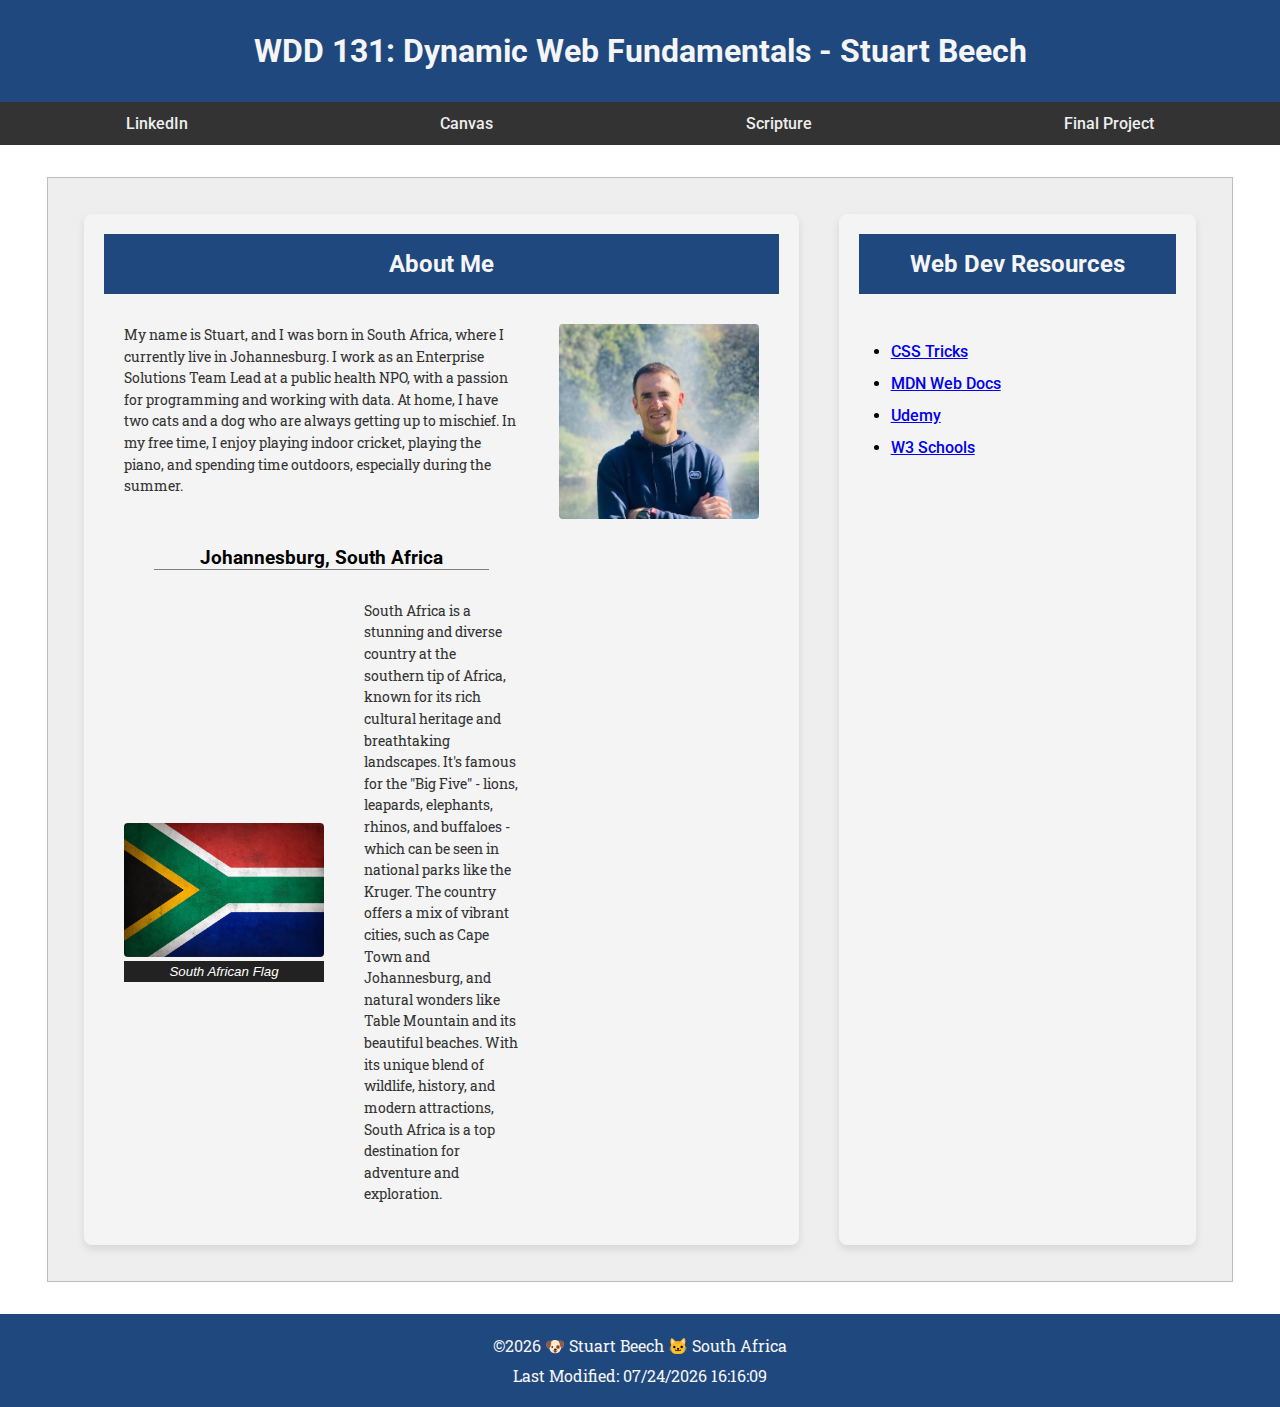
<file: index.html>
<!DOCTYPE html>
<html lang="en">

<head>
    <meta charset="UTF-8">
    <meta name="viewport" content="width=device-width, initial-scale=1.0">
    <title>WDD 131 - Dynamic Web Fundamentals - Stuart Beech</title>
    <link rel="icon" type="image/x-icon" href="/images/favicon.png">
    <meta name="description" content="WDD 131 - Dynamic Web Fundamentals - Stuart Beech - Home Page">
    <meta name="author" content="Stuart Beech">
    <link rel="preconnect" href="https://fonts.googleapis.com">
    <link rel="preconnect" href="https://fonts.gstatic.com" crossorigin>
    <link
        href="https://fonts.googleapis.com/css2?family=Roboto+Slab:wght@100..900&family=Roboto:ital,wght@0,100..900;1,100..900&display=swap"
        rel="stylesheet">
    <link rel="stylesheet" href="styles/base.css">
    <script src="scripts/getdates.js" defer></script>
</head>

<body>
    <header>
        <h1>WDD 131: Dynamic Web Fundamentals - Stuart Beech</h1>
        <nav>
            <ul class="navigation">
                <li><a href="#" title="LinkedIn">LinkedIn</a></li>
                <li><a href="https://byupw.instructure.com/" title="Canvas">Canvas</a></li>
                <li><a href="https://www.churchofjesuschrist.org/study/scriptures/bofm/alma/57?lang=eng&id=p21#p21"
                        title="Scripture">Scripture</a></li>
                <li><a href="#" title="Final Project">Final Project</a></li>
            </ul>
        </nav>
    </header>
    <main>
        <div class="card-container">
            <section class="card">
                <h2>About Me</h2>
                <div class="about-me">
                    <div>
                        <p>My name is Stuart, and I was born in South Africa, where I currently live in Johannesburg. I
                            work as an Enterprise Solutions Team Lead at a public health NPO, with a passion for
                            programming and working with data. At home, I have two cats and a dog who are always getting
                            up to mischief. In my free time, I enjoy playing indoor cricket, playing the piano, and
                            spending time outdoors, especially during the summer.
                        </p>
                        <h3>Johannesburg, South Africa</h3>
                        <div class="hometown">
                            <figure>
                                <img src="images/south-african-flag.avif" alt="South African Flag">
                                <figcaption>South African Flag</figcaption>
                            </figure>
                            <p>South Africa is a stunning and diverse country at the southern tip of Africa, known for
                                its rich cultural heritage and breathtaking landscapes. It's famous for the "Big Five"
                                - lions, leapards, elephants, rhinos, and buffaloes - which can be seen in national
                                parks like the Kruger. The country offers a mix of vibrant cities, such as Cape Town and
                                Johannesburg, and natural wonders like Table Mountain and its beautiful beaches. With
                                its unique blend of wildlife, history, and modern attractions, South Africa is a top
                                destination for adventure and exploration.
                            </p>
                        </div>
                    </div>
                    <div>
                        <img src="images/profile.jpg" alt="Profile">
                    </div>
                </div>
            </section>
            <section class="card">
                <h2>Web Dev Resources</h2>
                <ul>
                    <li><a href="https://css-tricks.com/" target="_blank" title="CSS Tricks">CSS Tricks</a></li>
                    <li><a href="https://developer.mozilla.org/en-US/docs/Learn_web_development" target="_blank"
                            title="MDN Web Docs">MDN Web Docs</a></li>
                    <li><a href="https://www.udemy.com/" target="_blank" title="Udemy">Udemy</a></li>
                    <li><a href="https://www.w3schools.com/" target="_blank" title="W3 Schools">W3 Schools</a></li>
                </ul>
            </section>
        </div>
    </main>
    <footer>
        <p>&copy;<span id="currentYear"></span> 🐶 Stuart Beech 🐱 South Africa</p>
        <p id="lastModified"></p>
    </footer>
</body>

</html>
</file>
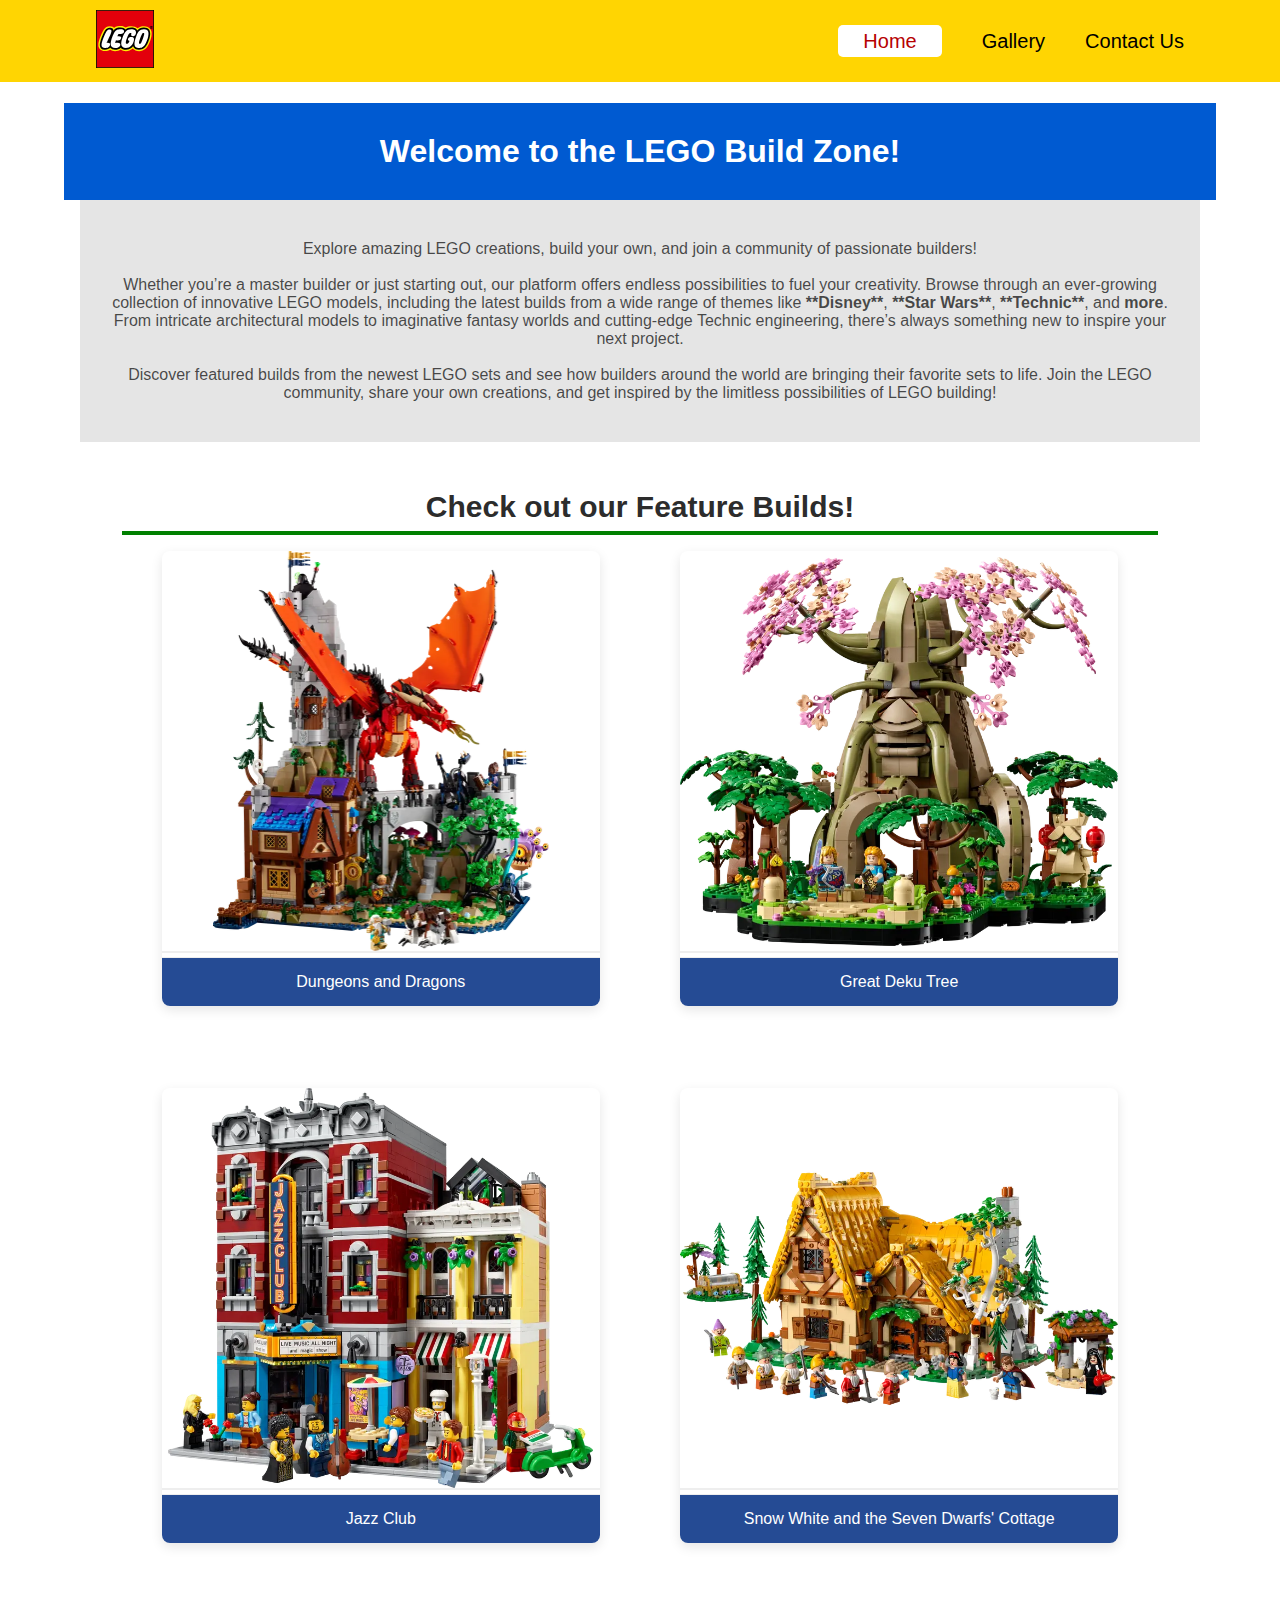
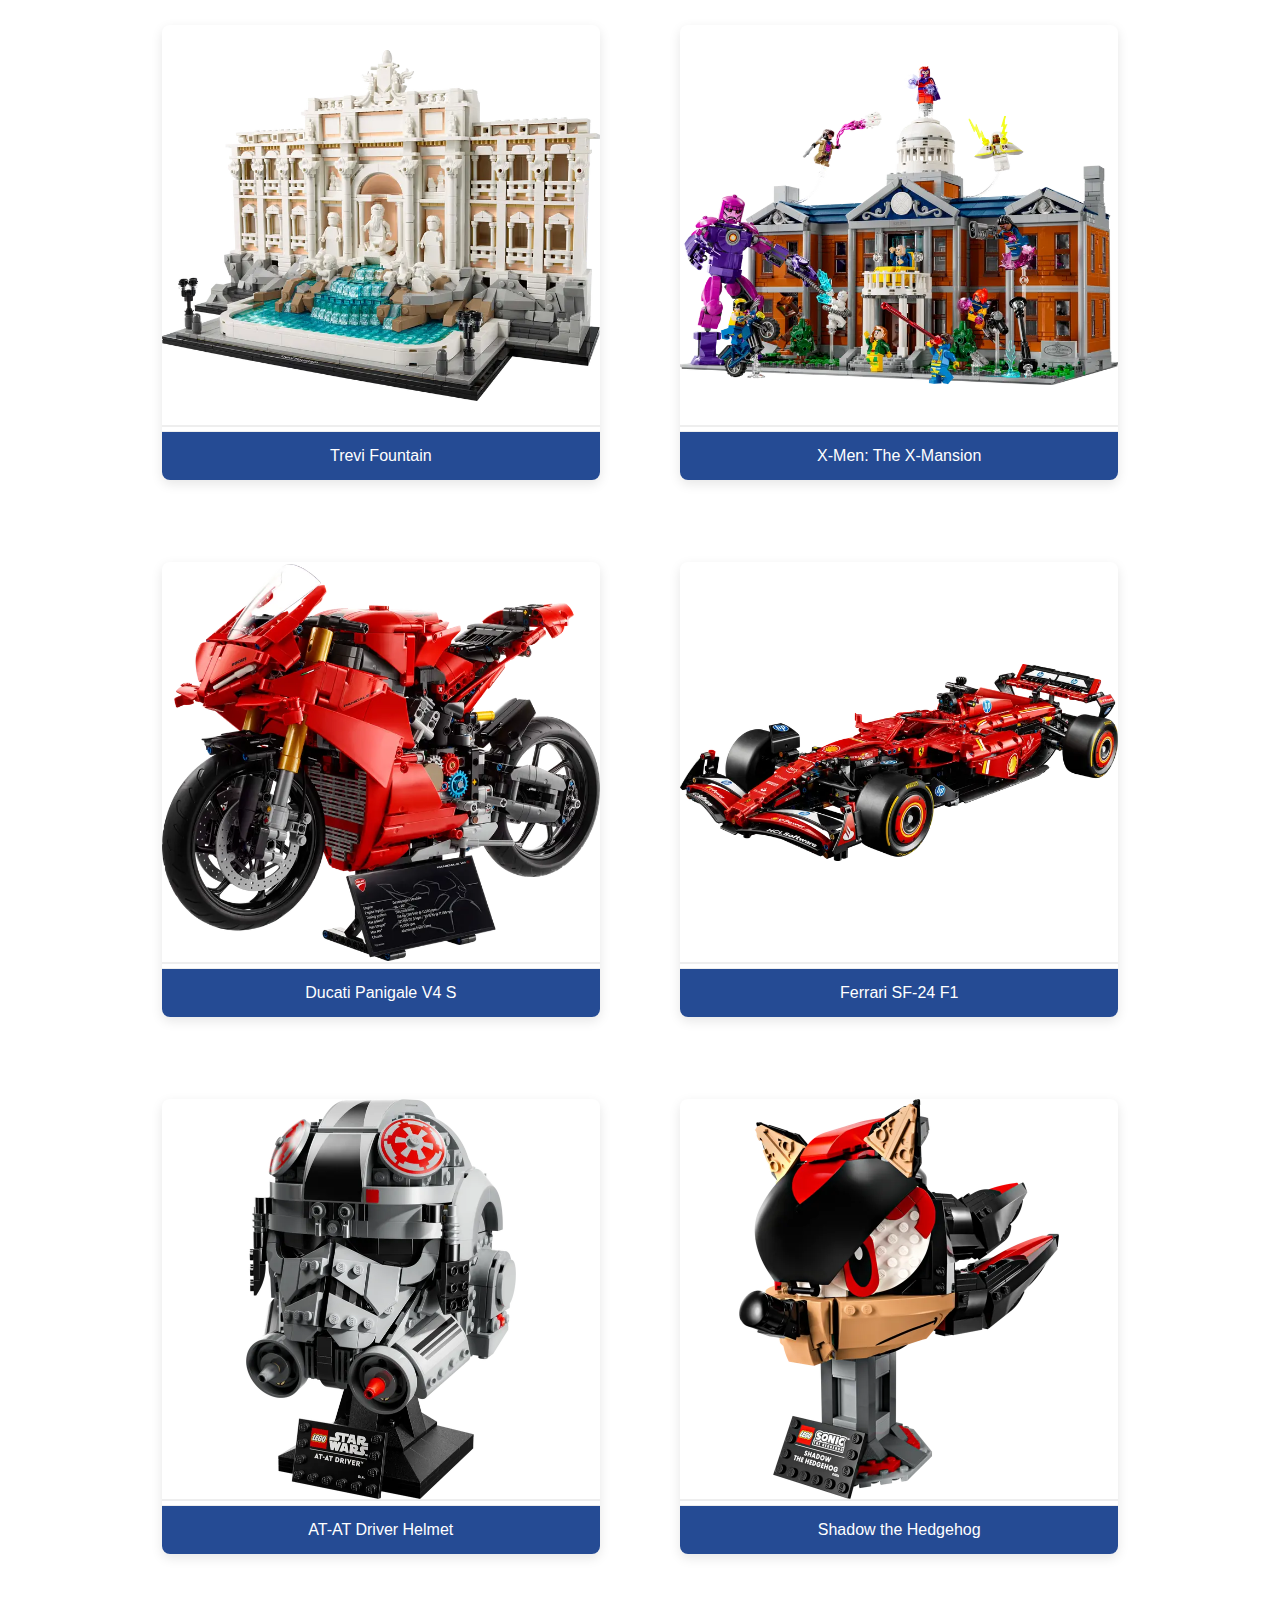
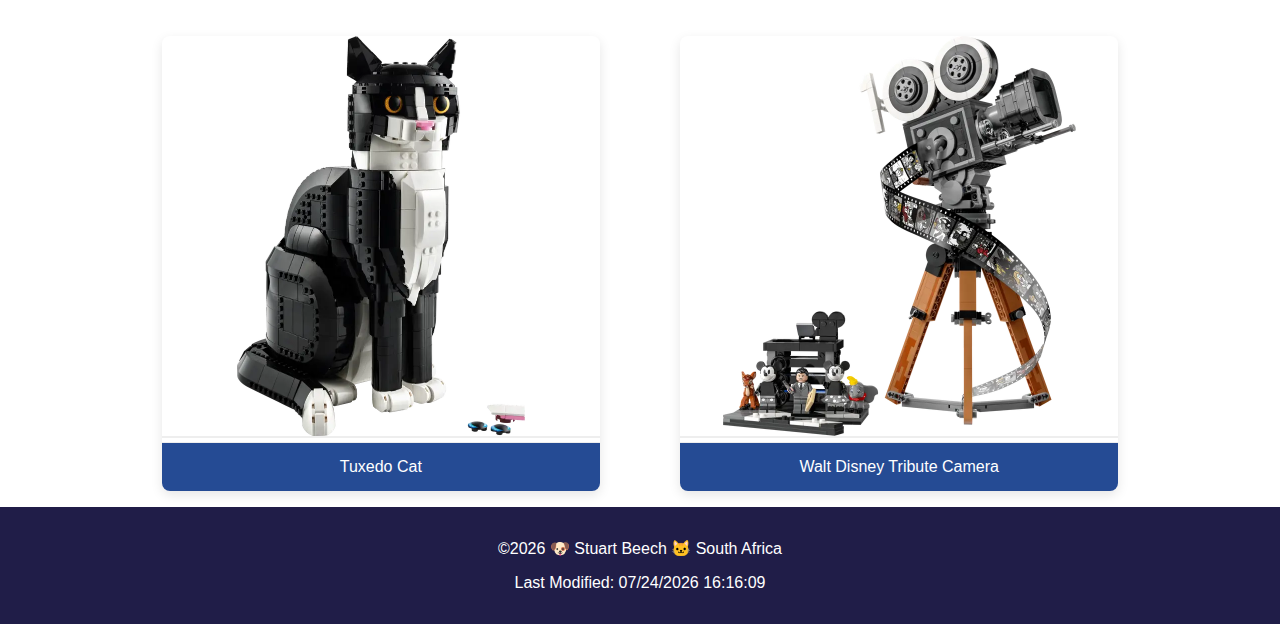
<file: project/index.html>
<!DOCTYPE html>
<html lang="en">

<head>
	<meta charset="UTF-8">
	<meta name="viewport" content="width=device-width, initial-scale=1.0">
	<title>Home - Lego Build Zone</title>
	<meta name="description" content="Lego Build Zone - Home Page">
	<meta name="author" content="Stuart Beech">
	<link rel="icon" type="image/x-icon" href="../images/favicon.png">
	<link rel="stylesheet" href="styles/styles.css">
	<script src="scripts/main.js" defer></script>
</head>

<body id="HomeBody">
	<header>
		<div id="DesktopMenu">
			<nav id="Navigation">
				<div id="LogoDesktop">
					<img src="images/lego-logo.svg" alt="Lego logo">
				</div>
				<ul>
					<li><a class="active" href="index.html">Home</a></li>
					<li><a href="gallery.html">Gallery</a></li>
					<li><a href="contact.html">Contact Us</a></li>
				</ul>
			</nav>
		</div>

		<div id="MobileMenu">
			<div id="MobileHeader">
				<div id="Hamburger">
					<span></span>
					<span></span>
					<span></span>
				</div>

				<div id="LogoMobile">
					<img src="images/lego-logo.svg" alt="Lego logo">
				</div>
			</div>

			<div id="HeaderContent">
				<div id="TopRow">
					<h3>MENU</h3>
					<p>X</p>
				</div>

				<div id="Button">
					<a href="https://greatyellowbrick.co.za/pages/community-hub" target="_blank">COMMUNITY HUB</a>
				</div>

				<div id="MainMenu">
					<ul>
						<li><a class="active" href="index.html">Home</a></li>
						<li><a href="gallery.html">Gallery</a></li>
						<li><a href="contact.html">Contact Us</a></li>
					</ul>
				</div>
			</div>
		</div>
	</header>

	<main>
		<h1 id="Welcome">Welcome to the LEGO Build Zone!</h1>
		<div class="image-caption">
			<p>Explore amazing LEGO creations, build your own, and join a community of passionate builders! <br><br>
				Whether you’re a master builder or just starting out, our platform offers endless possibilities to fuel
				your creativity. Browse through an ever-growing collection of innovative LEGO models, including the
				latest builds from a wide range of themes like <strong>**Disney**</strong>, <strong>**Star
					Wars**</strong>, <strong>**Technic**</strong>, and <strong>more</strong>. From intricate
				architectural models to imaginative fantasy worlds and cutting-edge Technic engineering, there’s always
				something new to inspire your next project. <br><br> Discover featured builds from the newest LEGO
				sets and see how builders around the world are bringing their favorite sets to life. Join the LEGO
				community, share your own creations, and get inspired by the limitless possibilities of LEGO building!
			</p>
		</div>
		<h2>Check out our Feature Builds!</h2>
		<div id="FeaturedBuilds" class="gallery">
			<Figure>
				<img src="images/features/dungeons-and-dragons.webp" alt="Lego Dungeons and Dragons" loading="lazy">
				<figcaption>Dungeons and Dragons</figcaption>
			</Figure>

			<Figure>
				<img src="images/features/great-deku-tree.webp" alt="Lego Great Deku Tree" loading="lazy">
				<figcaption>Great Deku Tree</figcaption>
			</Figure>

			<Figure>
				<img src="images/features/jazz-club.webp" alt="Lego Jazz Club" loading="lazy">
				<figcaption>Jazz Club</figcaption>
			</Figure>

			<Figure>
				<img src="images/features/snow-white-cottage.webp" alt="Lego Snow White Cottage" loading="lazy">
				<figcaption>Snow White and the Seven Dwarfs' Cottage</figcaption>
			</Figure>

			<Figure>
				<img src="images/features/trevi-fountain.webp" alt="Lego Trevi Fountain" loading="lazy">
				<figcaption>Trevi Fountain</figcaption>
			</Figure>

			<Figure>
				<img src="images/features/x-men-mansion.webp" alt="Lego X-Men Mansion" loading="lazy">
				<figcaption>X-Men: The X-Mansion</figcaption>
			</Figure>

			<Figure>
				<img src="images/features/ducati-panigale.webp" alt="Lego Ducati Panigale" loading="lazy">
				<figcaption>Ducati Panigale V4 S</figcaption>
			</Figure>

			<Figure>
				<img src="images/features/ferrari-f1.webp" alt="Lego Ferrari F1" loading="lazy">
				<figcaption>Ferrari SF-24 F1</figcaption>
			</Figure>

			<Figure>
				<img src="images/features/at-at-driver.webp" alt="Lego AT-AT Driver" loading="lazy">
				<figcaption>AT-AT Driver Helmet</figcaption>
			</Figure>

			<Figure>
				<img src="images/features/shadow-hedgehog.webp" alt="Lego Shadow Hedgehog" loading="lazy">
				<figcaption>Shadow the Hedgehog</figcaption>
			</Figure>

			<Figure>
				<img src="images/features/tuxedo-cat.webp" alt="Lego Tuxedo Cat" loading="lazy">
				<figcaption>Tuxedo Cat</figcaption>
			</Figure>

			<Figure>
				<img src="images/features/walt-disney-tribute-camera.webp" alt="Lego Walt Disney Camera" loading="lazy">
				<figcaption>Walt Disney Tribute Camera</figcaption>
			</Figure>
		</div>
	</main>

	<footer>
		<p>&copy;<span id="currentYear"></span> 🐶 Stuart Beech 🐱 South Africa</p>
		<p id="lastModified"></p>
	</footer>
</body>

</html>
</file>
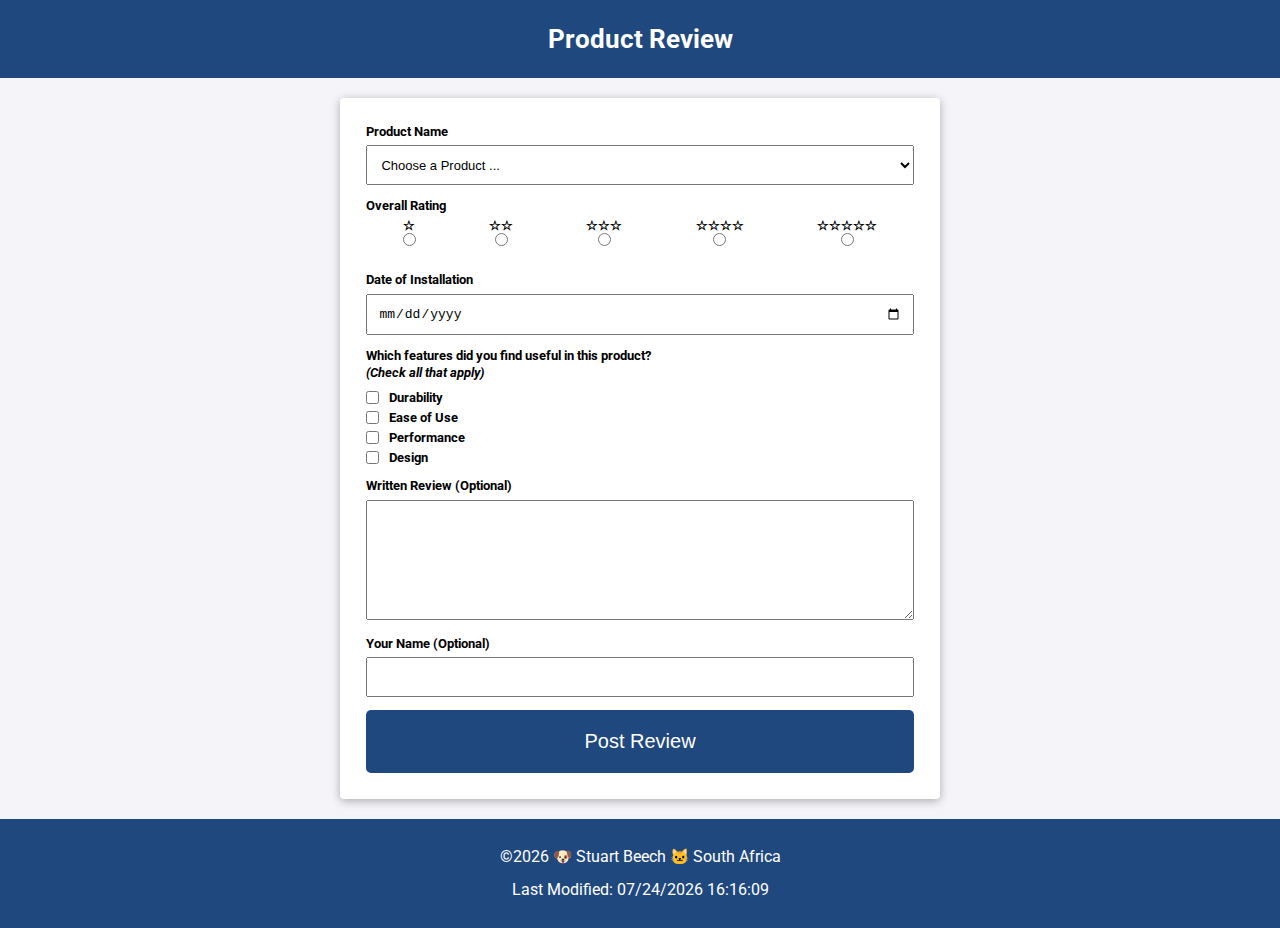
<file: form.html>
<!DOCTYPE html>
<html lang="en">

<head>
    <meta charset="UTF-8">
    <meta name="viewport" content="width=device-width, initial-scale=1.0">
    <title>Product Review</title>
    <link rel="icon" type="image/x-icon" href="images/favicon.png">
    <meta name="description" content="Product Review Page">
    <meta name="author" content="Stuart Beech">
    <link rel="preconnect" href="https://fonts.googleapis.com">
    <link rel="preconnect" href="https://fonts.gstatic.com" crossorigin>
    <link
        href="https://fonts.googleapis.com/css2?family=Roboto+Slab:wght@100..900&family=Roboto:ital,wght@0,100..900;1,100..900&display=swap"
        rel="stylesheet">
    <link rel="stylesheet" href="styles/form.css">
    <script src="scripts/form.js" defer></script>
</head>

<body>
    <header>
        <h1>Product Review</h1>
    </header>
    <main>
        <form action="review.html" method="get" id="reviewForm">
            <div>
                <label for="productName">Product Name</label>
                <select id="productName" name="productName" required>
                    <option value="" disabled selected>Choose a Product ...</option>
                </select>
            </div>

            <div>
                <label>Overall Rating</label>
                <div id="rating">
                </div>
            </div>

            <div>
                <label for="installationDate">Date of Installation</label>
                <input type="date" id="installationDate" name="installationDate" required>
            </div>

            <div>
                <label>Which features did you find useful in this product?</label>
                <label class="check-all">(Check all that apply)</label>
                <div id="usefulFeatures">
                </div>
            </div>

            <div>
                <label for="review">Written Review (Optional)</label>
                <textarea id="review" name="review"></textarea>
            </div>

            <div>
                <label for="userName">Your Name (Optional)</label>
                <input type="text" id="userName" name="userName">
            </div>

            <div>
                <input class="submit-btn" type="submit" value="Post Review">
            </div>
        </form>
    </main>

    <footer>
        <p>&copy;<span id="currentYear"></span> 🐶 Stuart Beech 🐱 South Africa</p>
        <p id="lastModified"></p>
    </footer>
</body>

</html>
</file>
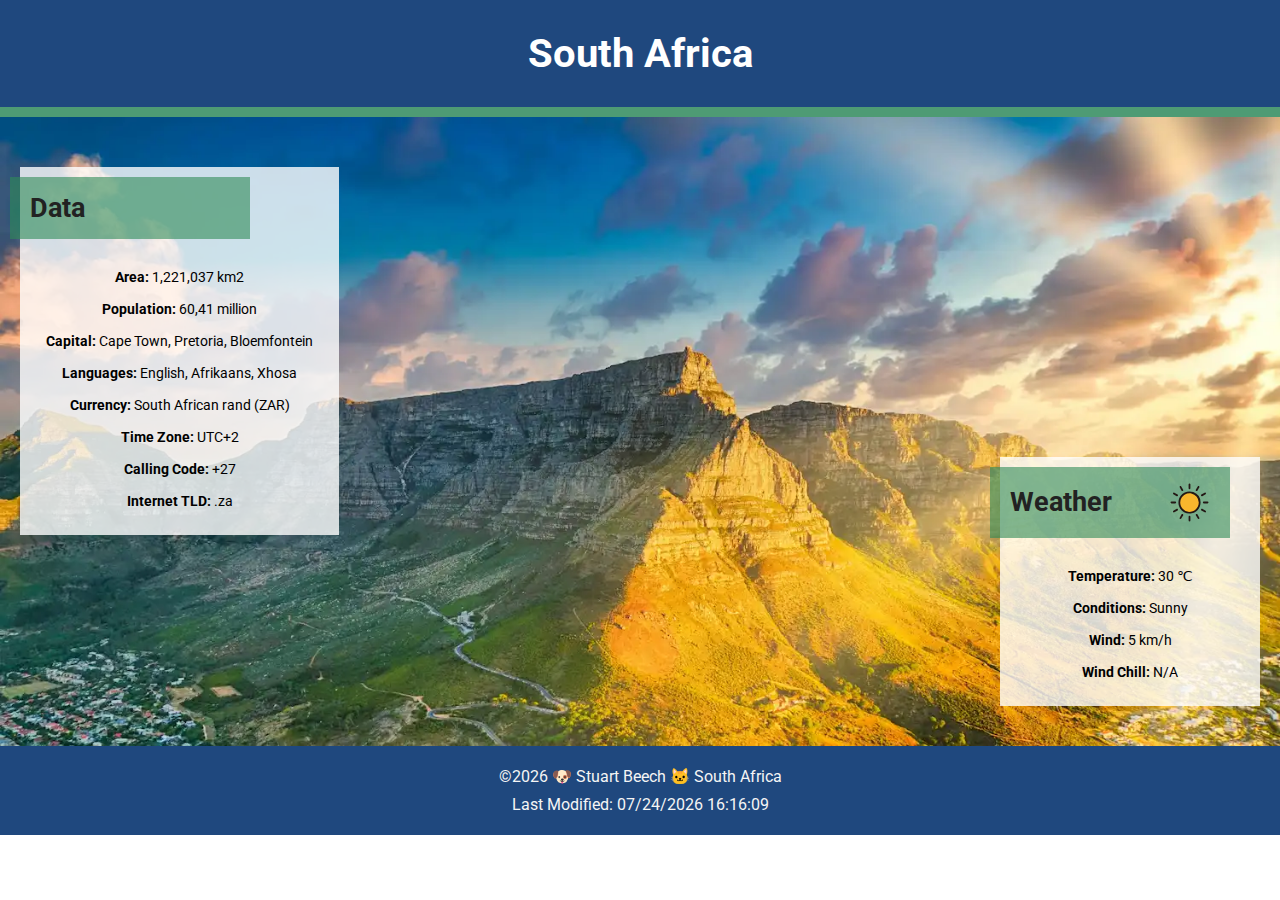
<file: place.html>
<!DOCTYPE html>
<html lang="en">

<head>
	<meta charset="UTF-8" />
	<meta name="viewport" content="width=device-width, initial-scale=1.0" />
	<title>Country - Home Page</title>
	<link rel="icon" type="image/x-icon" href="/images/favicon.png">
	<meta name="description" content="Country - Home Page">
	<meta name="author" content="Stuart Beech">
	<link rel="preconnect" href="https://fonts.googleapis.com">
	<link rel="preconnect" href="https://fonts.gstatic.com" crossorigin>
	<link
		href="https://fonts.googleapis.com/css2?family=Roboto+Slab:wght@100..900&family=Roboto:ital,wght@0,100..900;1,100..900&display=swap"
		rel="stylesheet">
	<link rel="stylesheet" href="styles/place.css" />
	<script src="scripts/place.js" defer></script>
</head>

<body>
	<header>
		<h1 class="heading-title">South Africa</h1>
	</header>

	<main>
		<div class="hero-image">
			<picture>
				<source srcset="images/table-mountain-small.webp" media="(max-width: 500px)" />
				<source srcset="images/table-mountain-small.webp" media="(max-width: 980px)" />
				<img src="images/table-mountain-large.webp" alt="Table Mountain" width="1500" height="737" />
			</picture>
		</div>

		<div class="data">
			<div class="data-heading">
				<h2>Data</h2>
			</div>

			<div class="data-info">
				<p><span>Area: </span>1,221,037 km2</p>
				<p><span>Population: </span>60,41 million</p>
				<p><span>Capital: </span>Cape Town, Pretoria, Bloemfontein</p>
				<p><span>Languages: </span>English, Afrikaans, Xhosa</p>
				<p><span>Currency: </span>South African rand (ZAR)</p>
				<p><span>Time Zone: </span>UTC+2</p>
				<p><span>Calling Code: </span>+27</p>
				<p><span>Internet TLD: </span>.za</p>
			</div>
		</div>

		<div class="weather">
			<div class="weather-heading">
				<h2>Weather</h2>
			</div>

			<div class="weather-info">
				<p><span>Temperature: </span>30 ℃</p>
				<p><span>Conditions: </span>Sunny</p>
				<p><span>Wind: </span>5 km/h</p>
				<p><span>Wind Chill: </span><span id="windchill"></span></p>
			</div>
		</div>
	</main>

	<footer>
		<p>&copy;<span id="currentYear"></span> 🐶 Stuart Beech 🐱 South Africa</p>
		<p id="lastModified"></p>
	</footer>
</body>

</html>
</file>
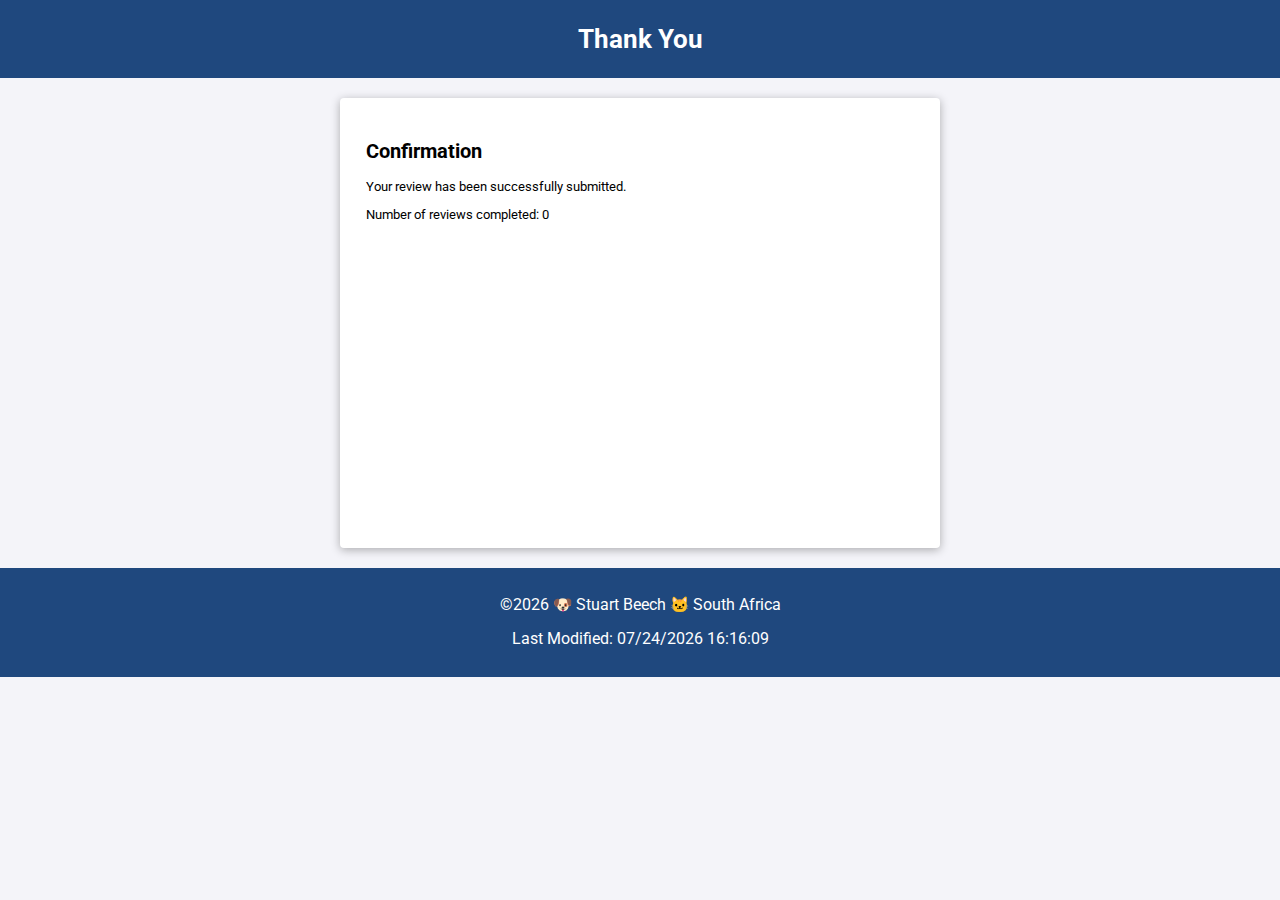
<file: review.html>
<!DOCTYPE html>
<html lang="en">

<head>
    <meta charset="UTF-8">
    <meta name="viewport" content="width=device-width, initial-scale=1.0">
    <title>Review Confirmation</title>
    <link rel="icon" type="image/x-icon" href="images/favicon.png">
    <meta name="description" content="Review Confirmation Page">
    <meta name="author" content="Stuart Beech">
    <link rel="preconnect" href="https://fonts.googleapis.com">
    <link rel="preconnect" href="https://fonts.gstatic.com" crossorigin>
    <link
        href="https://fonts.googleapis.com/css2?family=Roboto+Slab:wght@100..900&family=Roboto:ital,wght@0,100..900;1,100..900&display=swap"
        rel="stylesheet">
    <link rel="stylesheet" href="styles/form.css">
</head>

<body>
    <header>
        <h1>Thank You</h1>
    </header>
    <main>
        <h2>Confirmation</h2>
        <p>Your review has been successfully submitted.</p>
        <p>Number of reviews completed: <span id="review-count">0</span></p>
    </main>
    <footer>
        <p>&copy;<span id="currentYear"></span> 🐶 Stuart Beech 🐱 South Africa</p>
        <p id="lastModified"></p>
    </footer>

    <script>
        document.getElementById("review-count").textContent = localStorage.getItem("reviewCount");
        document.getElementById('currentYear').textContent = new Date().getFullYear();
        document.getElementById('lastModified').textContent = `Last Modified: ${document.lastModified}`;
    </script>
</body>

</html>
</file>
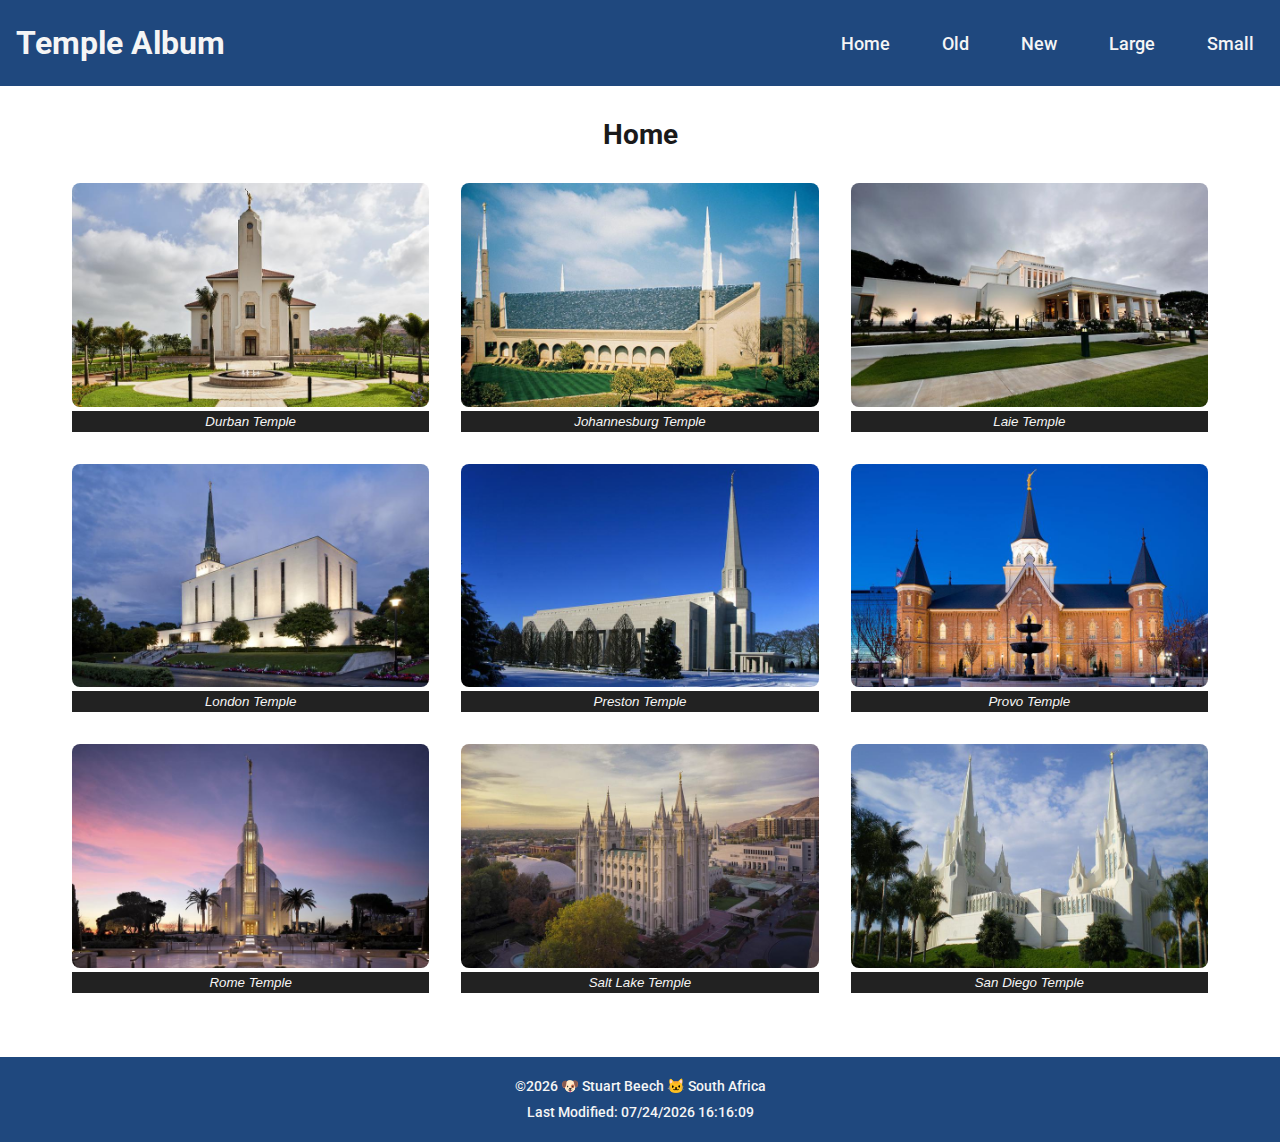
<file: temples.html>
<!DOCTYPE html>
<html lang="en">

<head>
	<meta charset="UTF-8">
	<meta name="viewport" content="width=device-width, initial-scale=1.0">
	<title>Temple Album</title>
	<link rel="icon" type="image/x-icon" href="images/favicon.png">
	<meta name="description" content="Temple Album - Home Page">
	<meta name="author" content="Stuart Beech">
	<link rel="preconnect" href="https://fonts.googleapis.com">
	<link rel="preconnect" href="https://fonts.gstatic.com" crossorigin>
	<link
		href="https://fonts.googleapis.com/css2?family=Roboto+Slab:wght@100..900&family=Roboto:ital,wght@0,100..900;1,100..900&display=swap"
		rel="stylesheet">
	<link rel="stylesheet" href="styles/temples.css">
	<link rel="stylesheet" href="styles/temples-large.css">
	<script src="scripts/temples.js" defer></script>
</head>

<body>
	<header>
		<div class="blue-header">
			<div class="blue-sub">
				<h1>Temple Album</h1>
				<button id="menu" aria-label="Toggle Navigation">
					<span></span>
					<span></span>
					<span></span>
				</button>
			</div>
			<nav>
				<ul class="navigation">
					<li><a href="#">Home</a></li>
					<li><a href="#">Old</a></li>
					<li><a href="#">New</a></li>
					<li><a href="#">Large</a></li>
					<li><a href="#">Small</a></li>
				</ul>
			</nav>
		</div>
	</header>

	<div class="page-container">
		<main>
			<h2>Home</h2>
			<div class="temples">
				<figure>
					<img src="images/durban-south-africa-temple.jpg" alt="Durban Temple">
					<figcaption>Durban Temple</figcaption>
				</figure>
				<figure>
					<img src="images/johannesburg-south-africa-temple.jpg" alt="Johannesburg Temple">
					<figcaption>Johannesburg Temple</figcaption>
				</figure>
				<figure>
					<img src="images/laie-hawaii-temple.jpg" alt="Laie Temple">
					<figcaption>Laie Temple</figcaption>
				</figure>
				<figure>
					<img src="images/london-england-temple.jpg" alt="London Temple">
					<figcaption>London Temple</figcaption>
				</figure>
				<figure>
					<img src="images/preston-england-temple.jpg" alt="Preston Temple">
					<figcaption>Preston Temple</figcaption>
				</figure>
				<figure>
					<img src="images/provo-city-center-temple.jpg" alt="Provo Temple">
					<figcaption>Provo Temple</figcaption>
				</figure>
				<figure>
					<img src="images/rome-italy-temple.jpg" alt="Rome Temple">
					<figcaption>Rome Temple</figcaption>
				</figure>
				<figure>
					<img src="images/salt-lake-temple.jpg" alt="Salt Lake Temple">
					<figcaption>Salt Lake Temple</figcaption>
				</figure>
				<figure>
					<img src="images/san-diego-temple.jpg" alt="San Diego Temple">
					<figcaption>San Diego Temple</figcaption>
				</figure>
			</div>
		</main>

		<footer>
			<p>&copy;<span id="currentYear"></span> 🐶 Stuart Beech 🐱 South Africa</p>
			<p id="lastModified"></p>
		</footer>
	</div>
</body>

</html>
</file>
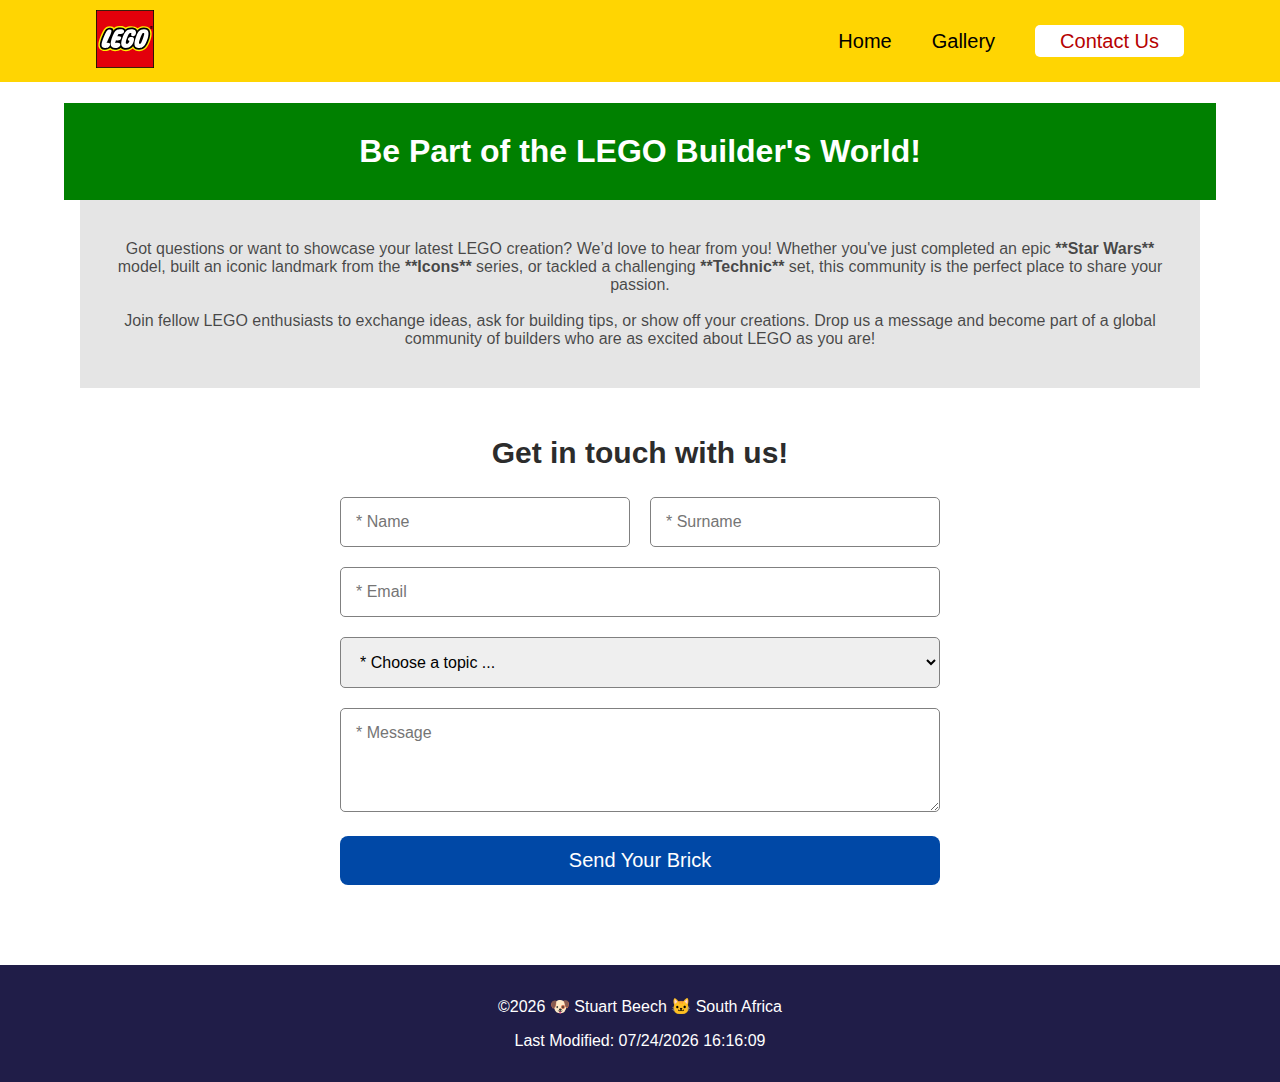
<file: project/contact.html>
<!DOCTYPE html>
<html lang="en">

<head>
	<meta charset="UTF-8">
	<meta name="viewport" content="width=device-width, initial-scale=1.0">
	<title>Contact Us - Lego Build Zone</title>
	<meta name="description" content="Lego Build Zone - Contact Us Page">
	<meta name="author" content="Stuart Beech">
	<link rel="icon" type="image/x-icon" href="../images/favicon.png">
	<link rel="stylesheet" href="styles/styles.css">
	<script src="scripts/main.js" defer></script>
	<script src="scripts/contact.js" defer></script>
</head>

<body id="ContactBody">
	<header>
		<div id="DesktopMenu">
			<nav id="Navigation">
				<div id="LogoDesktop">
					<img src="images/lego-logo.svg" alt="Lego logo">
				</div>
				<ul>
					<li><a href="index.html">Home</a></li>
					<li><a href="gallery.html">Gallery</a></li>
					<li><a class="active" href="contact.html">Contact Us</a></li>
				</ul>
			</nav>
		</div>

		<div id="MobileMenu">
			<div id="MobileHeader">
				<div id="Hamburger">
					<span></span>
					<span></span>
					<span></span>
				</div>

				<div id="LogoMobile">
					<img src="images/lego-logo.svg" alt="Lego logo">
				</div>
			</div>

			<div id="HeaderContent">
				<div id="TopRow">
					<h3>MENU</h3>
					<p>X</p>
				</div>

				<div id="Button">
					<a href="https://greatyellowbrick.co.za/pages/community-hub" target="_blank">COMMUNITY HUB</a>
				</div>

				<div id="MainMenu">
					<ul>
						<li><a href="index.html">Home</a></li>
						<li><a href="gallery.html">Gallery</a></li>
						<li><a class="active" href="contact.html">Contact Us</a></li>
					</ul>
				</div>
			</div>
		</div>
	</header>
	<main>
		<h1>Be Part of the LEGO Builder's World!</h1>
		<div class="image-caption">
			<p>Got questions or want to showcase your latest LEGO creation? We’d love to hear from you! Whether you've
				just completed an epic <strong>**Star Wars**</strong> model, built an iconic landmark from the
				<strong>**Icons**</strong> series, or tackled a challenging <strong>**Technic**</strong> set, this
				community is the perfect place to share your passion. <br><br> Join fellow LEGO enthusiasts to
				exchange ideas, ask for building tips, or show off your creations. Drop us a message and become part of
				a global community of builders who are as excited about LEGO as you are!
			</p>
		</div>
		<form id="contact-form">
			<h2>Get in touch with us!</h2>
			<div class="name-surname">
				<div class="form-group">
					<input type="text" id="name" name="name" placeholder="* Name" required>
				</div>
				<div class="form-group">
					<input type="text" id="surname" name="surname" placeholder="* Surname" required>
				</div>
			</div>
			<div class="form-group">
				<input type="email" id="email" name="email" placeholder="* Email" required>
			</div>
			<div class="form-group">
				<select id="topic" name="Topic" required>
					<option value="" disabled selected>* Choose a topic ...</option>
				</select>
			</div>
			<div class="form-group">
				<textarea id="message" name="message" rows="4" placeholder="* Message" required></textarea>
			</div>
			<button type="submit">Send Your Brick</button>
		</form>
		<div id="popup-overlay" class="popup-overlay"></div>
		<div id="popup" class="popup">
			<h3>Form Submitted!</h3>
			<p id="popupContent"></p>
			<button onclick="closePopup()">Close</button>
		</div>
	</main>
	<footer>
		<p>&copy;<span id="currentYear"></span> 🐶 Stuart Beech 🐱 South Africa</p>
		<p id="lastModified"></p>
	</footer>
</body>

</html>
</file>
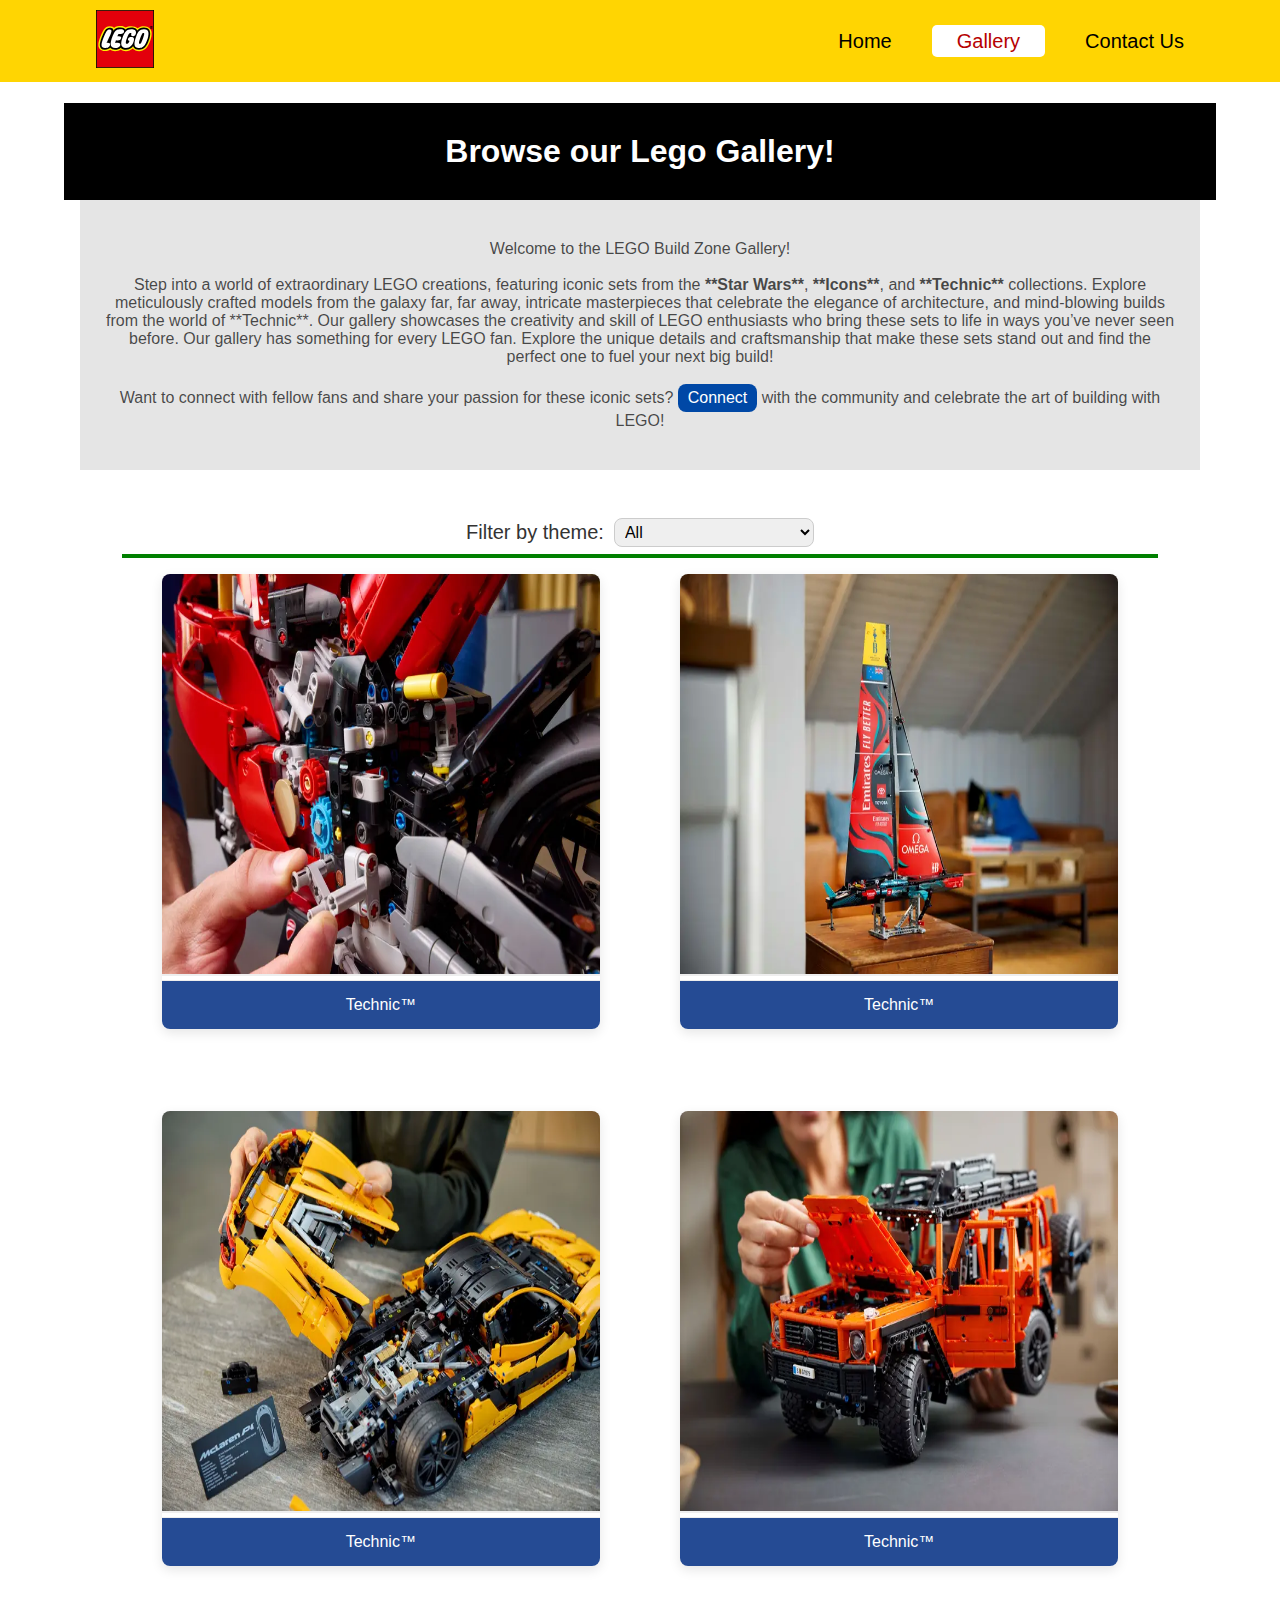
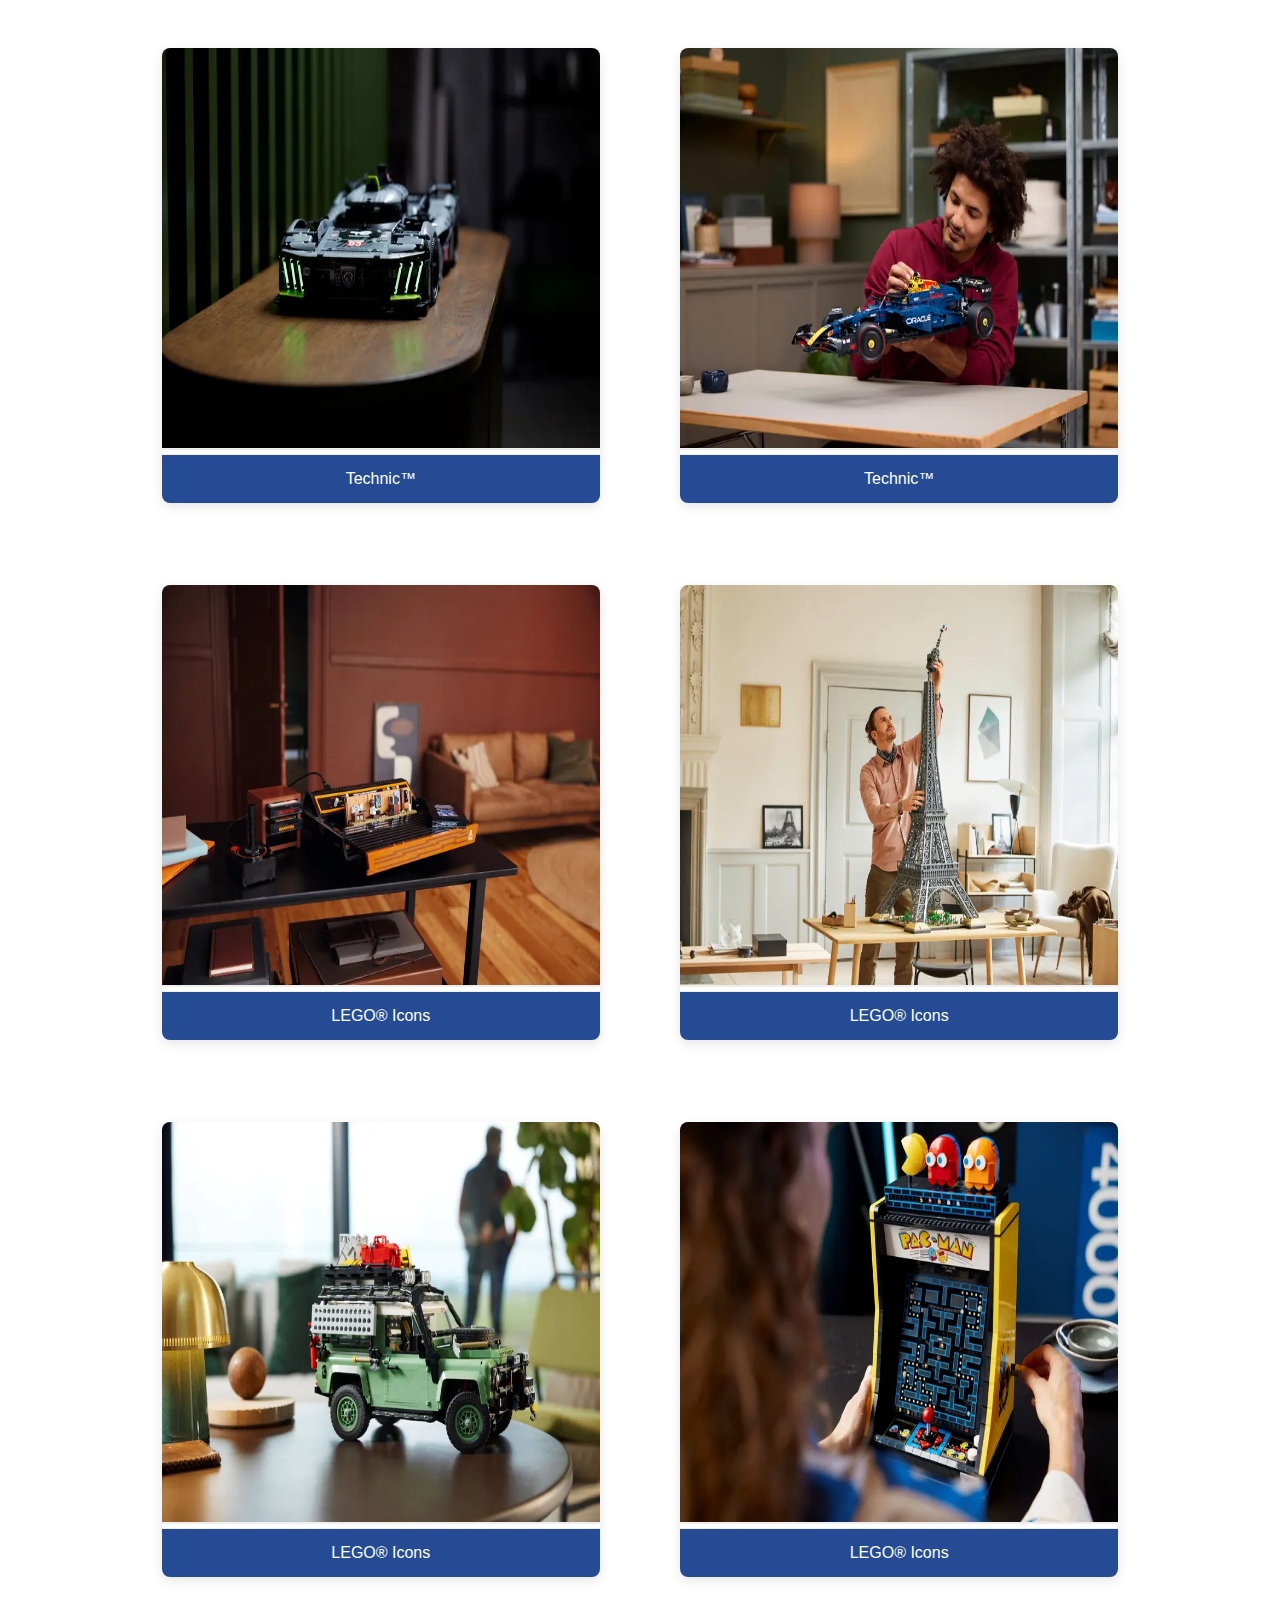
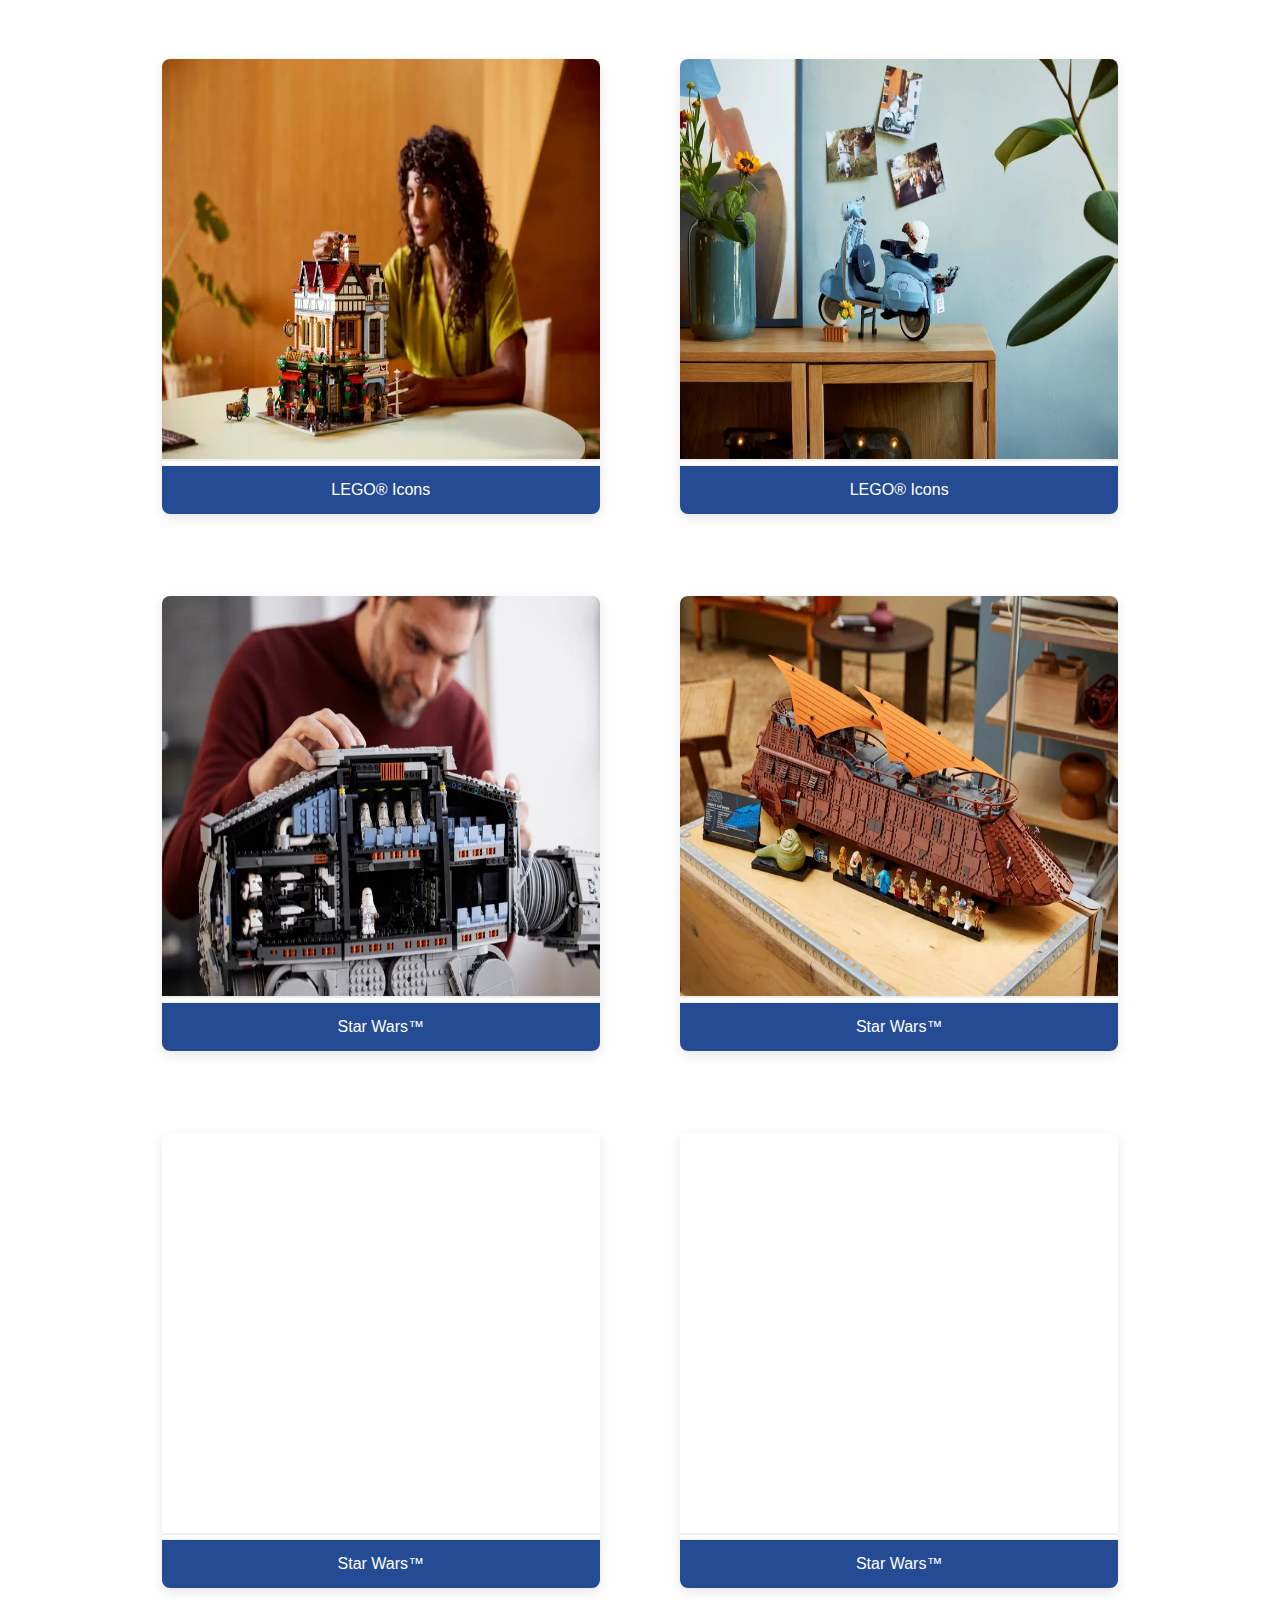
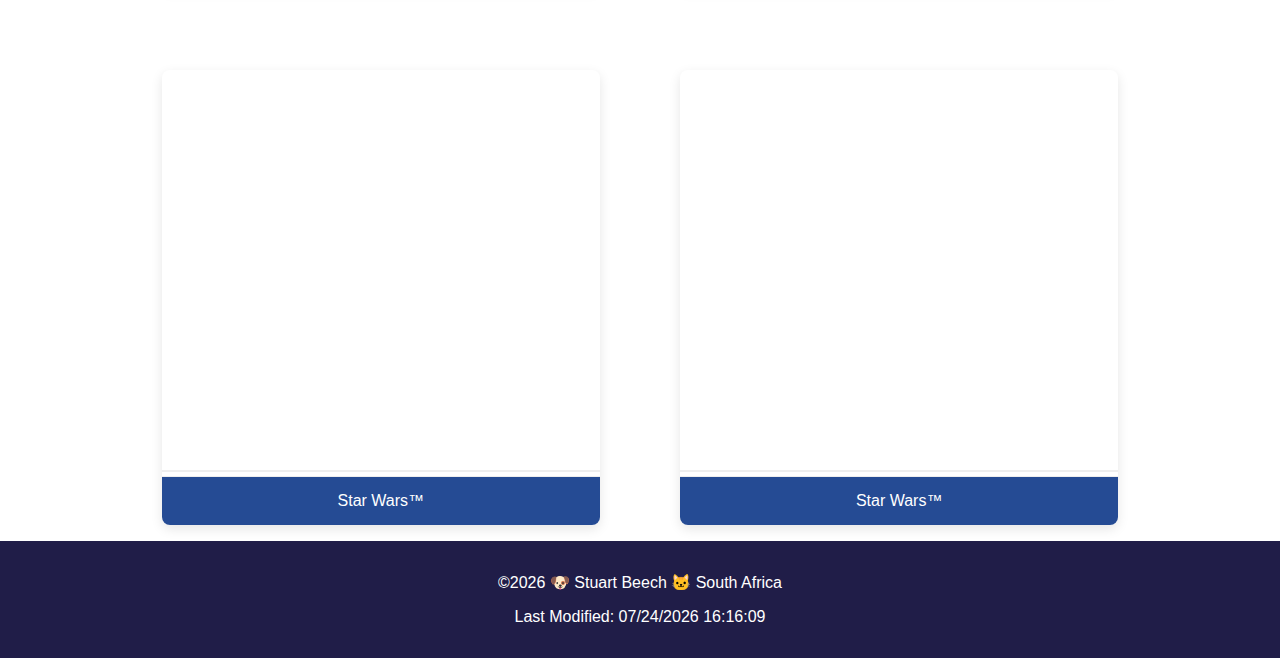
<file: project/gallery.html>
<!DOCTYPE html>
<html lang="en">

<head>
	<meta charset="UTF-8">
	<meta name="viewport" content="width=device-width, initial-scale=1.0">
	<title>Gallery - Lego Build Zone</title>
	<meta name="description" content="Lego Build Zone - Gallery Page">
	<meta name="author" content="Stuart Beech">
	<link rel="icon" type="image/x-icon" href="../images/favicon.png">
	<link rel="stylesheet" href="styles/styles.css">
	<script src="scripts/main.js" defer></script>
	<script src="scripts/gallery.js" defer></script>
</head>

<body id="GalleryBody">
	<header>
		<div id="DesktopMenu">
			<nav id="Navigation">
				<div id="LogoDesktop">
					<img src="images/lego-logo.svg" alt="Lego logo">
				</div>
				<ul>
					<li><a href="index.html">Home</a></li>
					<li><a class="active" href="gallery.html">Gallery</a></li>
					<li><a href="contact.html">Contact Us</a></li>
				</ul>
			</nav>
		</div>

		<div id="MobileMenu">
			<div id="MobileHeader">
				<div id="Hamburger">
					<span></span>
					<span></span>
					<span></span>
				</div>

				<div id="LogoMobile">
					<img src="images/lego-logo.svg" alt="Lego logo">
				</div>
			</div>

			<div id="HeaderContent">
				<div id="TopRow">
					<h3>MENU</h3>
					<p>X</p>
				</div>

				<div id="Button">
					<a href="https://greatyellowbrick.co.za/pages/community-hub" target="_blank">COMMUNITY HUB</a>
				</div>

				<div id="MainMenu">
					<ul>
						<li><a href="index.html">Home</a></li>
						<li><a class="active" href="gallery.html">Gallery</a></li>
						<li><a href="contact.html">Contact Us</a></li>
					</ul>
				</div>
			</div>
		</div>
	</header>
	<main>
		<h1>Browse our Lego Gallery!</h1>
		<div class="image-caption">
			<p>Welcome to the LEGO Build Zone Gallery! <br><br> Step into a world of extraordinary LEGO creations,
				featuring iconic sets from the <strong>**Star Wars**</strong>, <strong>**Icons**</strong>, and
				<strong>**Technic**</strong> collections. Explore meticulously crafted models from the galaxy far, far
				away, intricate masterpieces that celebrate the elegance of architecture, and mind-blowing builds from
				the world of **Technic**. Our gallery showcases the creativity and skill of LEGO enthusiasts who bring
				these sets to life in ways you’ve never seen before. Our gallery has something for every LEGO fan.
				Explore the unique details and craftsmanship that make these sets stand out and find the perfect one to
				fuel your next big build!<br><br> Want to connect with fellow fans and share your passion for these
				iconic sets?
				<a href="contact.html" class="cta-button">Connect</a> with the community and celebrate the art of
				building with LEGO!
			</p>
		</div>
		<div class="filter-container">
			<label id="CategoryFilterLabel" for="category-filter">Filter by theme:</label>
			<select id="category-filter">
				<option value="all">All</option>
				<option value="Icons">Icons</option>
				<option value="Starwars">Star Wars</option>
				<option value="Technic">Technic</option>
			</select>
		</div>
		<div id="gallery" class="gallery"></div>
	</main>
	<footer>
		<p>&copy;<span id="currentYear"></span> 🐶 Stuart Beech 🐱 South Africa</p>
		<p id="lastModified"></p>
	</footer>
</body>

</html>
</file>
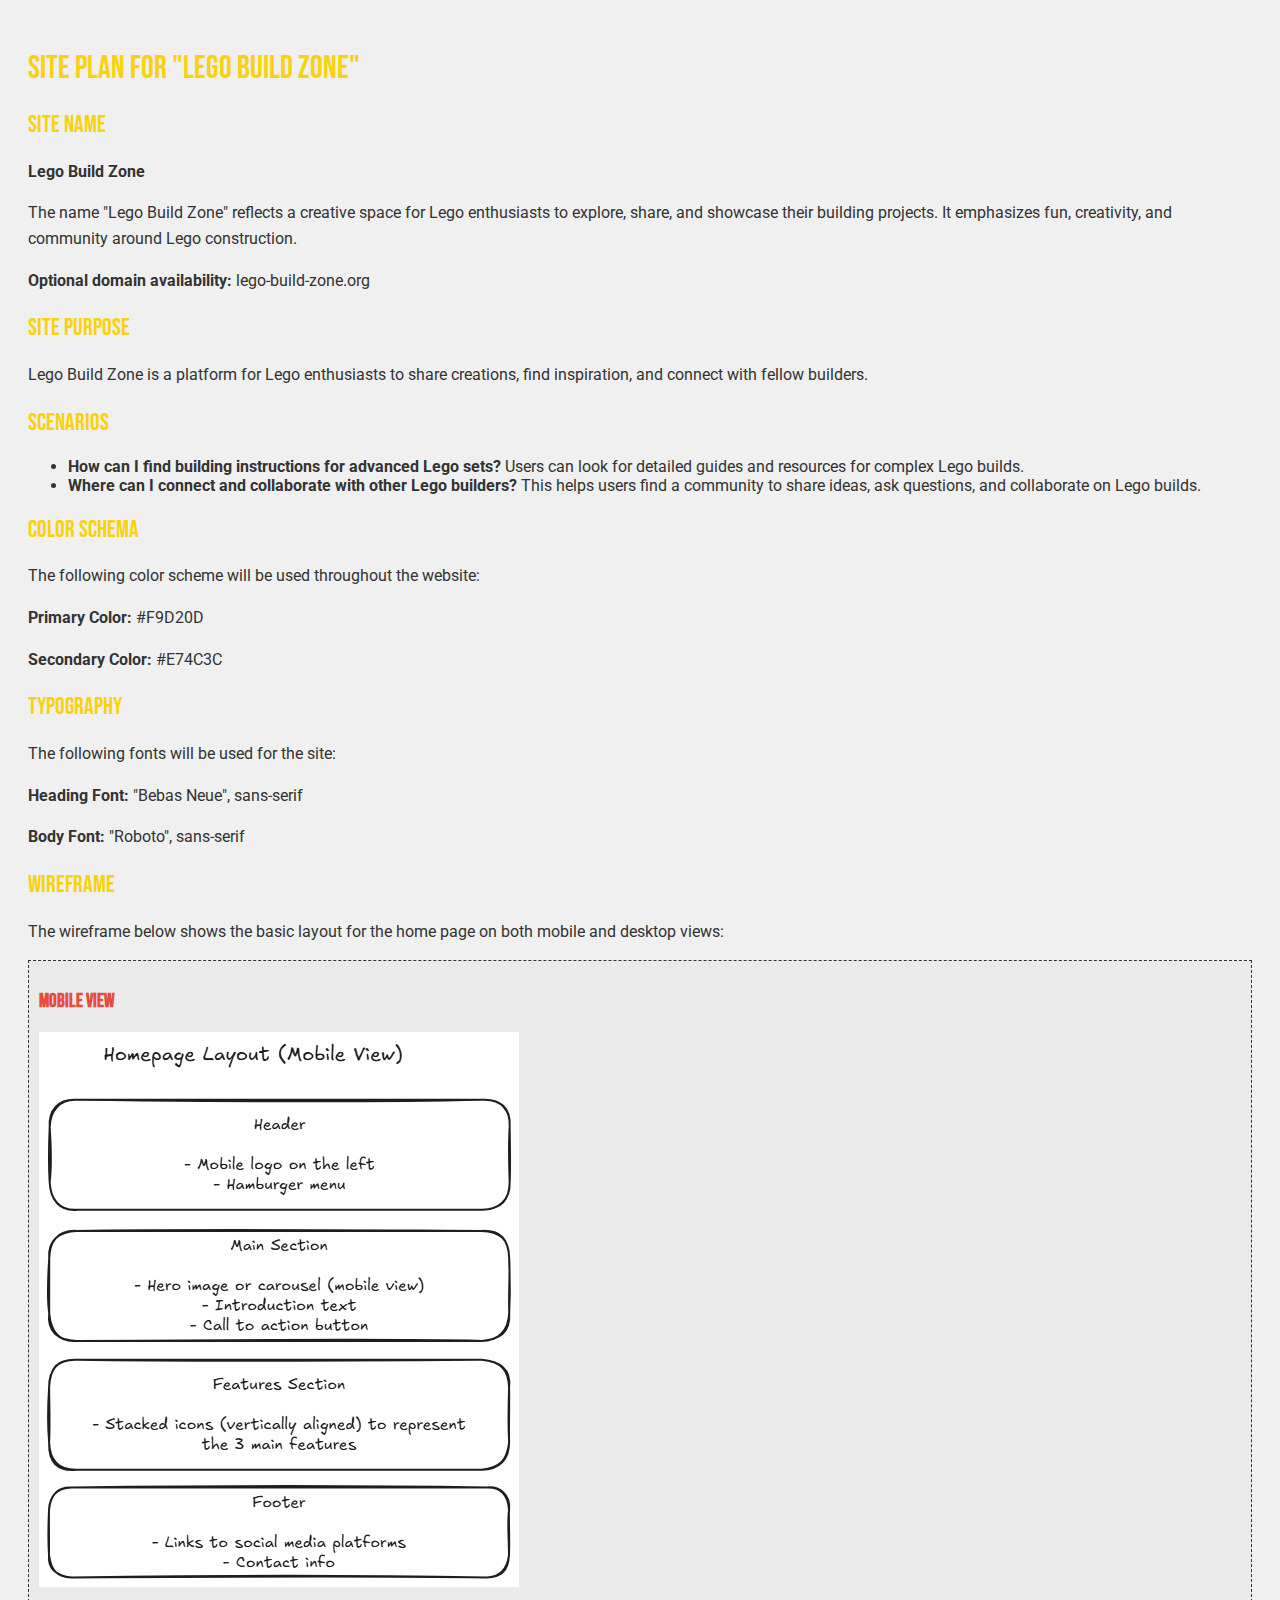
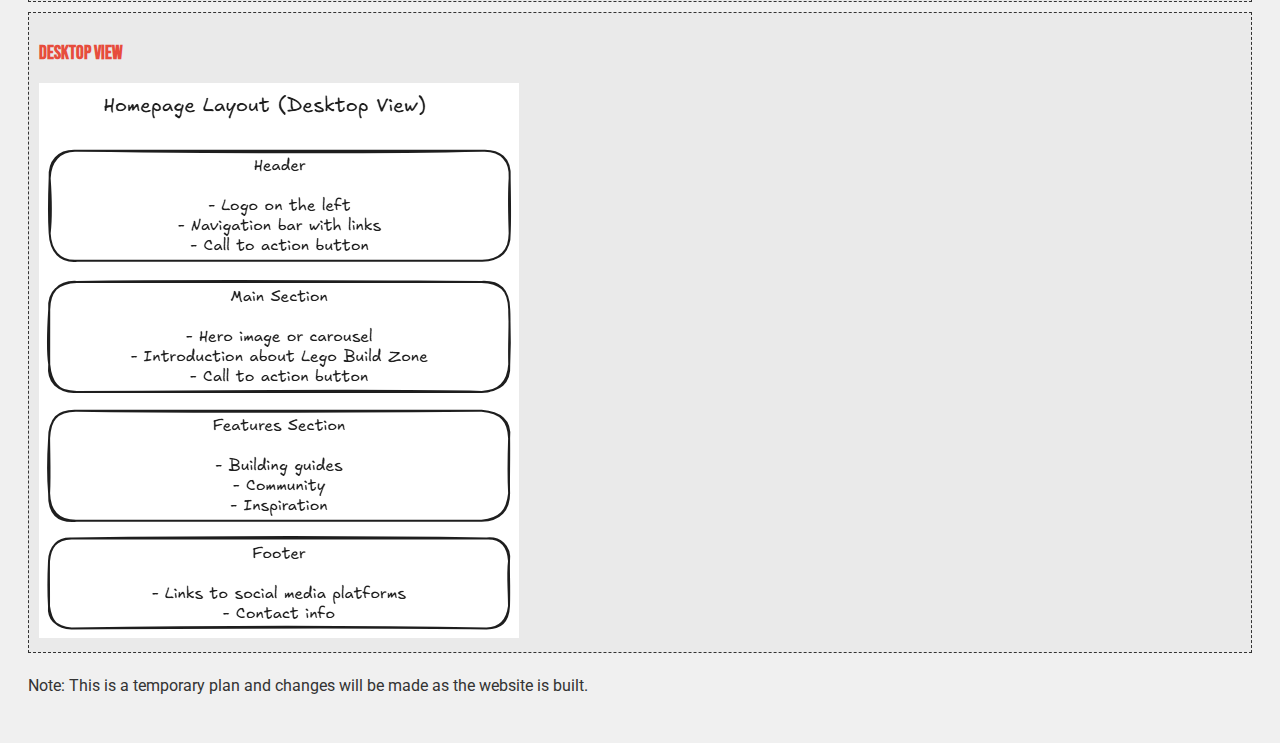
<file: project/siteplan.html>
<!DOCTYPE html>
<html lang="en">

<head>
    <meta charset="UTF-8">
    <meta name="viewport" content="width=device-width, initial-scale=1.0">
    <meta http-equiv="X-UA-Compatible" content="ie=edge">
    <title>Site Plan - Lego Build Zone</title>
    <link rel="icon" type="image/x-icon" href="../images/favicon.png">
    <link rel="preconnect" href="https://fonts.googleapis.com">
    <link rel="preconnect" href="https://fonts.gstatic.com" crossorigin>
    <link
        href="https://fonts.googleapis.com/css2?family=Bebas+Neue&family=Roboto:ital,wght@0,100..900;1,100..900&display=swap"
        rel="stylesheet">
    <link rel="stylesheet" href="styles/siteplan.css">
</head>

<body>

    <h1>Site Plan for "Lego Build Zone"</h1>

    <div class="section">
        <h2>Site Name</h2>
        <p><strong>Lego Build Zone</strong></p>
        <p>The name "Lego Build Zone" reflects a creative space for Lego enthusiasts to explore, share, and showcase
            their building projects. It emphasizes fun, creativity, and community around Lego construction.</p>
        <p><strong>Optional domain availability:</strong> lego-build-zone.org</p>
    </div>

    <div class="section">
        <h2>Site Purpose</h2>
        <p>Lego Build Zone is a platform for Lego enthusiasts to share creations, find inspiration, and connect with
            fellow builders.</p>
    </div>

    <div class="section">
        <h2>Scenarios</h2>
        <ul>
            <li><strong>How can I find building instructions for advanced Lego sets?</strong> Users can look for
                detailed guides and resources for complex Lego builds.</li>
            <li><strong>Where can I connect and collaborate with other Lego builders?</strong> This helps users find
                a community to share ideas, ask questions, and collaborate on Lego builds.</li>
        </ul>
    </div>

    <div class="section">
        <h2>Color Schema</h2>
        <p>The following color scheme will be used throughout the website:</p>
        <div class="color-schema">
            <p><strong>Primary Color:</strong> #F9D20D</p>
            <p><strong>Secondary Color:</strong> #E74C3C</p>
        </div>
    </div>

    <div class="section">
        <h2>Typography</h2>
        <p>The following fonts will be used for the site:</p>
        <div class="typography">
            <p><strong>Heading Font:</strong> "Bebas Neue", sans-serif</p>
            <p><strong>Body Font:</strong> "Roboto", sans-serif</p>
        </div>
    </div>

    <div class="section">
        <h2>Wireframe</h2>
        <p>The wireframe below shows the basic layout for the home page on both mobile and desktop views:</p>

        <div class="wireframe">
            <h3>Mobile View</h3>
            <img src="images/mobile-wireframe.png" alt="Mobile Wireframe">
        </div>

        <div class="wireframe">
            <h3>Desktop View</h3>
            <img src="images/desktop-wireframe.png" alt="Desktop Wireframe">
        </div>
    </div>

    <footer>
        <p>Note: This is a temporary plan and changes will be made as the website is built.</p>
    </footer>

</body>

</html>
</file>
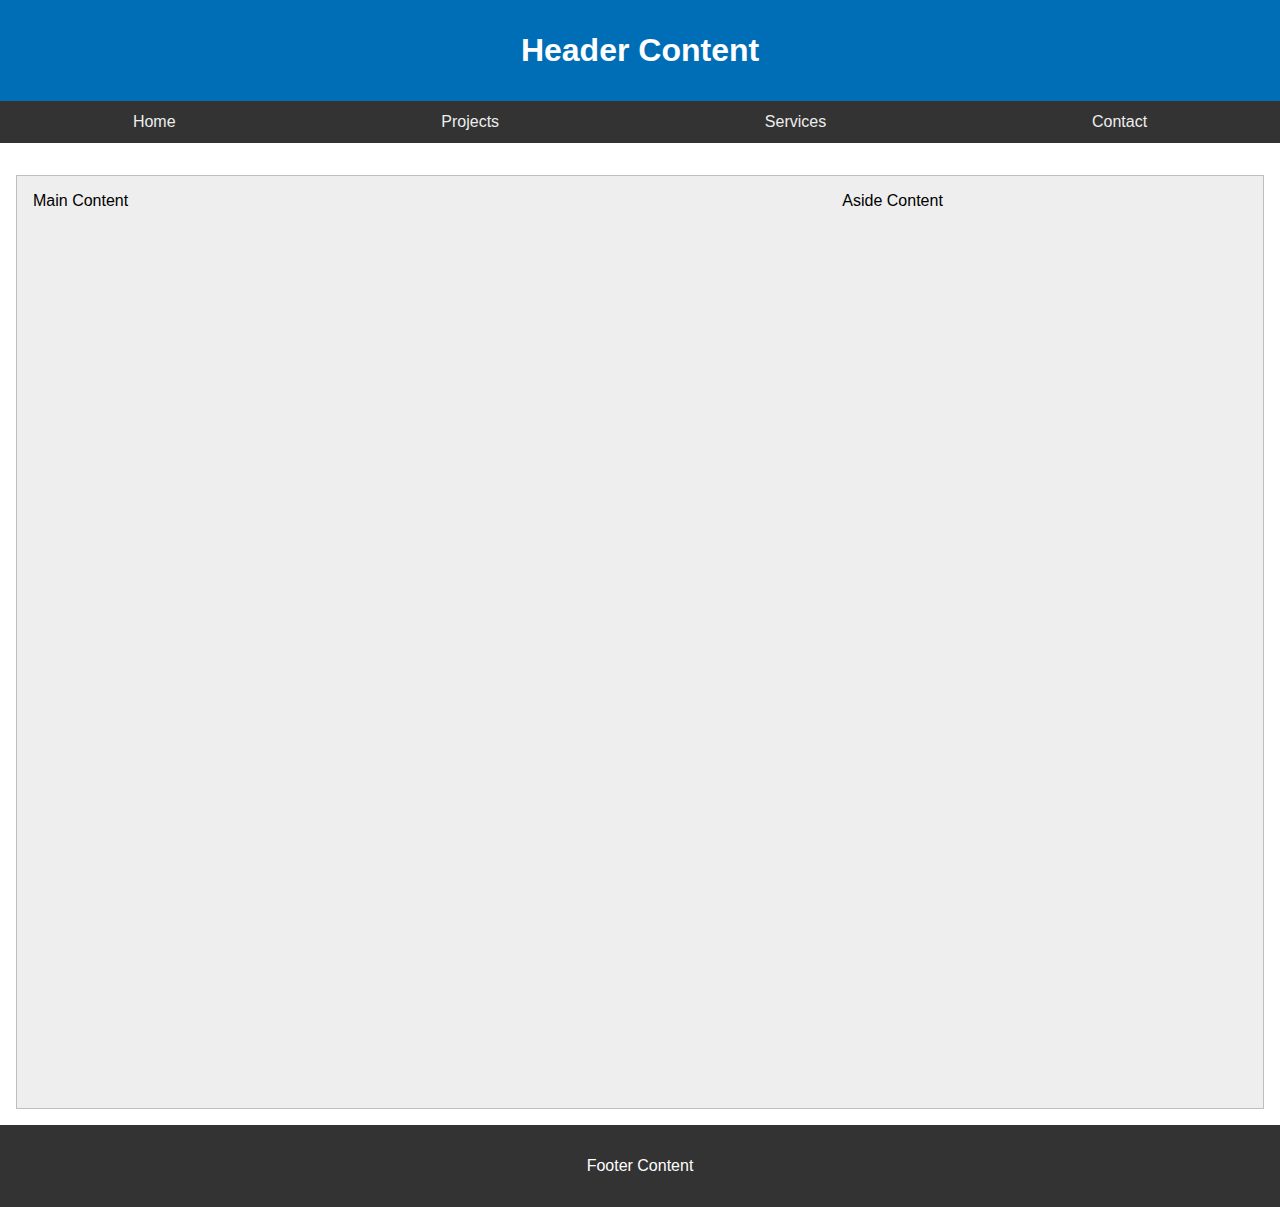
<file: week01/basic-layout.html>
<!DOCTYPE html>
<html lang="en">

<head>
    <meta charset="UTF-8">
    <meta name="viewport" content="width=device-width, initial-scale=1.0">
    <title>Stuart WDD 131</title>
    <link rel="stylesheet" href="styles/layout.css">
</head>

<body>
    <header>
        <h1>Header Content</h1>
        <nav>
            <ul class="navigation">
                <li><a href="#" title="Home">Home</a></li>
                <li><a href="#" title="Projects">Projects</a></li>
                <li><a href="#" title="Services">Services</a></li>
                <li><a href="#" title="Contact Us">Contact</a></li>
            </ul>
        </nav>
    </header>
    <main>
        <section class="grid">
            <div class="grid-main">Main Content</div>
            <div class="grid-aside">Aside Content</div>
        </section>
    </main>
    <footer>
        <p>Footer Content</p>
    </footer>
</body>

</html>
</file>
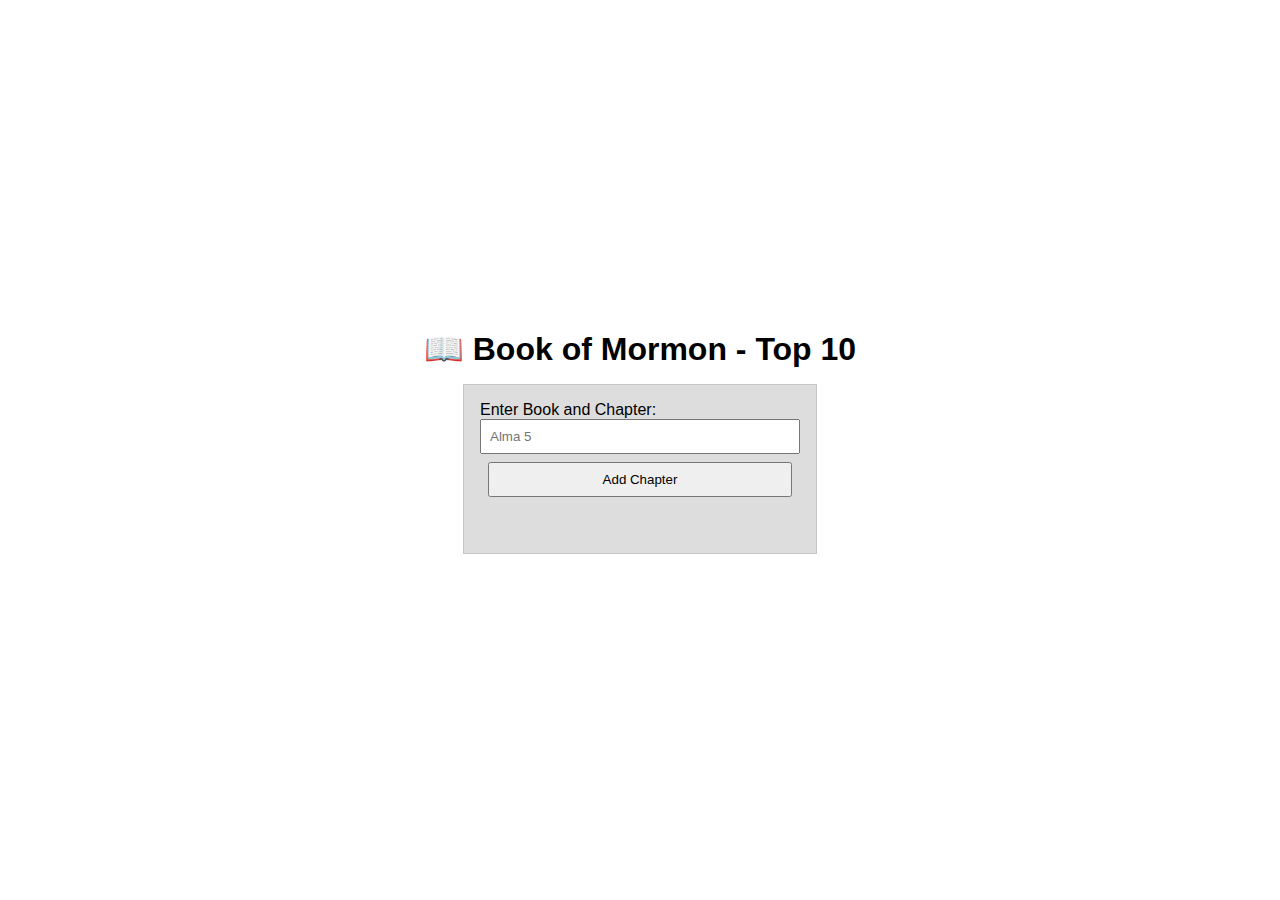
<file: week02/bom.html>
<!DOCTYPE html>
<html lang="en">

<head>
    <meta charset="UTF-8">
    <meta name="viewport" content="width=device-width, initial-scale=1.0">
    <title>Document</title>
    <link rel="stylesheet" href="styles/bom.css">
    <script src="scripts/bom.js" defer></script>
</head>

<body>
    <h1>📖 Book of Mormon - Top 10</h1>

    <main>
        <label for="favchap">Enter Book and Chapter: </label>
        <input type="text" id="favchap" placeholder="Alma 5">
        <button type="submit">Add Chapter</button>
        <ul id="list"></ul>
    </main>
</body>

</html>
</file>
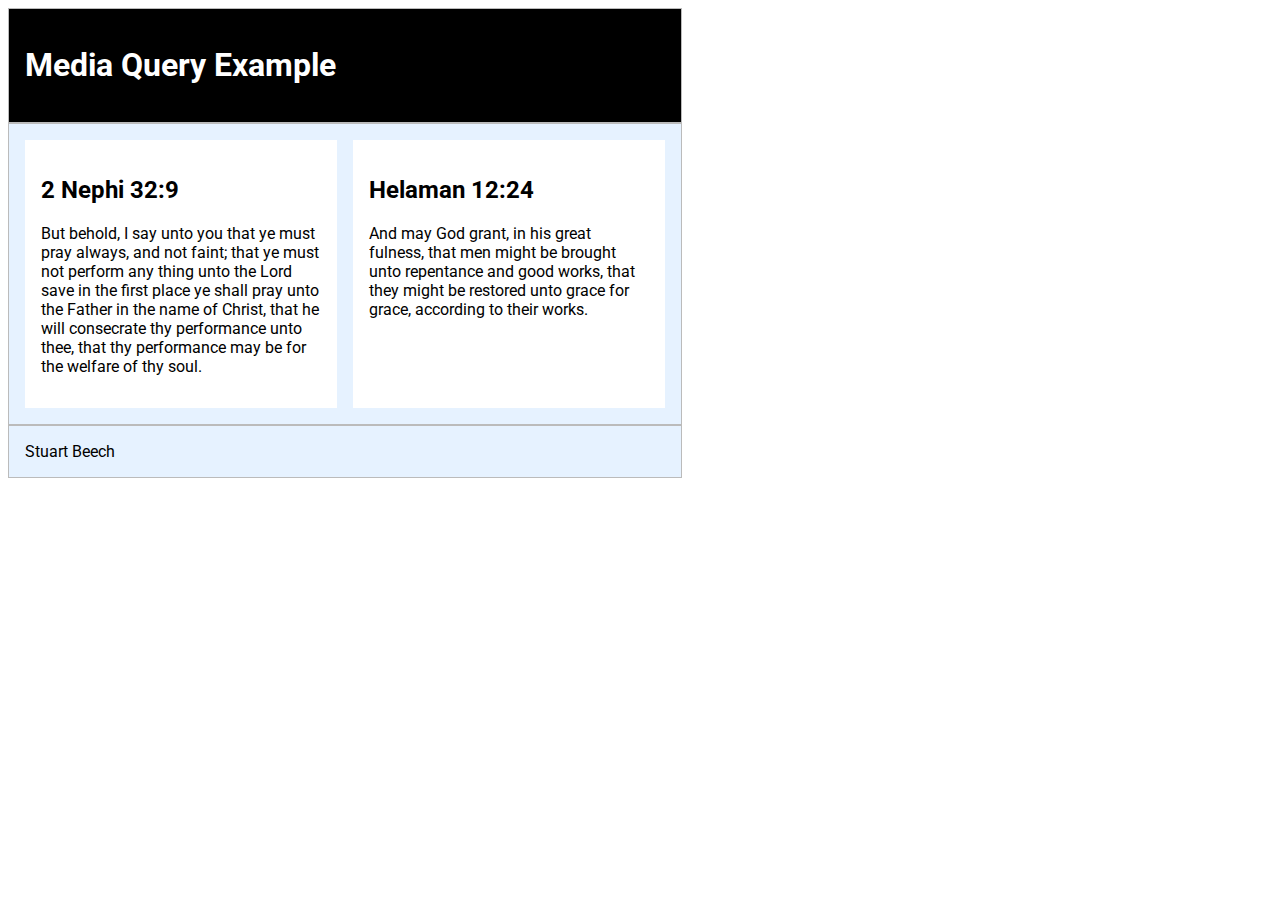
<file: week02/media-query.html>
<!DOCTYPE html>
<html lang="en">

<head>
    <meta charset="UTF-8">
    <meta name="viewport" content="width=device-width, initial-scale=1.0">
    <title>WDD 131 - Media Query Example</title>
    <meta name="description" content="Media query learning activity example page">
    <meta name="author" content="Stuart Beech">
    <link rel="preconnect" href="https://fonts.googleapis.com">
    <link rel="preconnect" href="https://fonts.gstatic.com" crossorigin>
    <link href="https://fonts.googleapis.com/css2?family=Roboto&display=swap" rel="stylesheet">
    <link rel="stylesheet" href="styles/media-query.css">
    <link rel="stylesheet" href="styles/media-query-large.css">
</head>

<body>
    <header>
        <h1>Media Query Example</h1>
    </header>
    <main>
        <section>
            <h2>2 Nephi 32:9</h2>
            <p>But behold, I say unto you that ye must pray always, and not faint; that ye must not perform any thing
                unto the Lord save in the first place ye shall pray unto the Father in the name of Christ, that he will
                consecrate thy performance unto thee, that thy performance may be for the welfare of thy soul.</p>
        </section>
        <section>
            <h2>Helaman 12:24</h2>
            <p>And may God grant, in his great fulness, that men might be brought unto repentance and good works, that
                they might be restored unto grace for grace, according to their works.</p>
        </section>
    </main>
    <footer>Stuart Beech</footer>
</body>

</html>
</file>
<file: styles/base.css>
* {
    margin: 0;
    padding: 0;
}

body {
    /* font-family: acme, Arial, sans-serif; */
    font-family: "Roboto", sans-serif;
    font-style: normal;
    font-variation-settings:
        "wdth" 100;
    font-weight: 500;
}

h1 {
    background-color: #1F487E;
    color: #F5F5F5;
    padding: 2rem;
    text-align: center;
}

p {
    font-family: "Roboto Slab", sans-serif;
    font-style: normal;
    font-weight: 400;
}

/* nav {
    margin: 0 auto 2rem;
    max-width: 90vw;
} */

main {
    background-color: #EEE;
    border: 1px solid rgb(0 0 0 / .2);
    margin: 2rem auto;
    max-width: 1600px;
    padding: 1rem;
    width: 90%;
}

.navigation {
    align-items: center;
    background-color: #333;
    display: flex;
    flex-wrap: wrap;
    list-style: none;
}

.navigation li {
    flex: 1 1 auto;
}

.navigation a {
    display: block;
    color: #EEE;
    padding: 0.75rem;
    text-align: center;
    text-decoration: none;
}

.navigation a:hover {
    /* text-decoration: underline;
    text-decoration-color: yellow; */
    background-color: RGB(210, 180, 140);
    color: #333;
    font-weight: 700;
}

.card-container {
    display: grid;
    gap: 40px;
    /* grid-template-columns: repeat(auto-fill, minmax(300px, 1fr)); */
    grid-template-columns: 2fr 1fr;
    padding: 20px;
}

.card {
    background-color: #F4F4F4;
    border-radius: 8px;
    box-shadow: 0 4px 8px rgba(0, 0, 0, 0.1);
    padding: 20px;
}

.card h2 {
    background-color: #1F487E;
    color: #F5F5F5;
    font-size: 1.5rem;
    margin-bottom: 10px;
    padding: 1rem;
    text-align: center;
}

.card img {
    border-radius: 4px;
    height: auto;
    width: 200px;
    /* margin-bottom: 10px; */
}

.card p {
    color: #333;
    font-size: 0.9rem;
    line-height: 1.5;
}

.card .about-me {
    display: flex;
    gap: 40px;
    padding: 20px;
}

.about-me h3 {
    border-bottom: 1px solid grey;
    margin: 50px 30px 30px;
    text-align: center;
}

.card .hometown {
    align-items: center;
    display: flex;
    gap: 40px;
    /* padding: 10px 0; */
}

.card ul {
    padding: 2rem;
}

.card ul li {
    line-height: 2rem;
}

figcaption {
    background-color: #222;
    color: #FFF;
    font: italic smaller sans-serif;
    padding: 3px;
    text-align: center;
}

footer {
    background-color: #1F487E;
    color: #F5F5F5;
    padding: 1rem;
    text-align: center;
}

footer p {
    padding: 0.3rem;
}
</file>
<file: project/styles/styles.css>
:root {
	--primary-color: #ffd502;
	--secondary-color: #005ad1;
	--tertiary-color: #008000;
	--font-family: 'Gill Sans', 'Gill Sans MT', Calibri, 'Trebuchet MS', sans-serif;
	--text-color: #333;
	--link-color: #000;
	--hover-color: #b60101;
}

* {
	font-family: var(--font-family), sans-serif;
	-webkit-user-drag: none;
	user-select: none;
}

::-webkit-scrollbar {
	width: 15px;
}

::-webkit-scrollbar-thumb {
	background: red;
}

body {
	padding: 0;
	margin: 0;
}

header {
	padding: 0;
	margin: 0;
}

h2,
form>h2 {
	color: #2c2c2c;
	font-size: 30px;
	margin-bottom: 7px;
	margin-top: 0;
}

/* DESKTOP MENU STYLES */
#DesktopMenu {
	padding-left: 10px;
	background-color: var(--primary-color);
	padding: 10px 80px;
}

#Navigation {
	align-items: center;
	display: flex;
	justify-content: space-between;
	margin: auto;
	max-width: 85vw;
	width: 100%;
}

#Navigation ul {
	display: flex;
	gap: 40px;
}

#Navigation ul li {
	list-style-type: none;
}

#Navigation ul li a {
	color: var(--link-color);
	font-size: 20px;
	font-family: var(--font-family);
	text-decoration: none;
}

#Navigation ul li a.active {
	background-color: white;
	border-radius: 5px;
	color: var(--hover-color);
	padding: 5px 25px;
	text-decoration: none;
}

#Navigation ul li a.active:hover {
	text-decoration: none;
}

#Navigation ul li a:hover {
	text-decoration: underline;
	text-decoration-thickness: 2px;
	text-underline-offset: 4px;
}

#LogoDesktop,
#LogoMobile {
	max-width: 58px;
}

#LogoDesktop img,
#LogoMobile img {
	width: 100%;
}

/* MOBILE MENU STYLES */
#MobileMenu {
	background-color: var(--primary-color);
	padding: 20px 0px;
	top: 0;
	width: 100%;
}

#Hamburger {
	cursor: pointer;
	display: flex;
	flex-direction: column;
	padding-left: 50px;
	width: fit-content;
}

#Hamburger>span {
	border-bottom: 2px solid black;
	height: 4px;
	width: 20px;
}

#MobileHeader {
	display: flex;
	align-items: center;
	gap: 20px;
}

#TopRow {
	display: flex;
	align-items: center;
	justify-content: space-between;
	border-bottom: 3px solid darkgoldenrod;
}

#TopRow h3 {
	height: 100%;
	flex-grow: 1;
	margin: 0;
	padding: 10px 20px;
	border-right: 1px solid grey;
}

#TopRow p {
	margin: 0;
	width: 50px;
	text-align: center;
	cursor: pointer;
}

#HeaderContent {
	max-width: 50vw;
	width: 100%;
	height: 100dvh;
	background-color: white;
	transform: translateX(-50vw);
	transition: transform 0.3s ease;
	position: fixed;
	top: 0;
}

#HeaderContent.active {
	transform: translateX(0);
}

button {
	padding: 10px;
	width: 90%;
}

#Button {
	display: flex;
	font-size: 12px;
	justify-content: center;
	margin-top: 30px;
	width: 100%;
}

#Button a {
	background-color: buttonface;
	border-color: buttonborder;
	border-style: outset;
	border-width: 2px;
	box-sizing: border-box;
	color: buttontext;
	cursor: pointer;
	display: inline-block;
	margin: 0;
	padding: 10px 6px;
	text-align: center;
	text-decoration: none;
	width: 150px;
}

.cta-button {
	background-color: #0048a6;
	border-radius: 8px;
	color: white;
	display: inline-block;
	padding: 5px 10px;
	text-decoration: none;
}

.cta-button:hover {
	background-color: #005ad1;
}

#MainMenu ul {
	display: flex;
	flex-direction: column;
	padding: 0;
}

#MainMenu li {
	list-style-type: none;
	border-bottom: 1px solid rgb(0, 0, 0, 0.15);
	padding: 15px 20px;
}

#MainMenu li a {
	color: black;
	text-decoration: none;
}

#MainMenu li:has(.sub-menu)::after {
	content: '>';
	position: absolute;
	right: 30px;
}

#MainMenu li.active>.sub-menu {
	display: block !important;
}

.sub-menu {
	display: none !important;
}

/* MAIN STYLES */
main {
	padding: 0 50px;
	text-align: center;
	max-width: 90vw;
	margin: auto;
}

#Welcome {
	padding-top: 20px;
}

#Welcome+p+h2 {
	width: 100%;
	text-align: center;
	padding-top: 30px;
	font-size: 26px;
}

#FeaturedBuilds {
	display: grid;
	grid-template-columns: repeat(auto-fit, minmax(350px, 1fr));
	grid-template-rows: minmax(min-content, auto);
	row-gap: 40px;
	max-width: 100%;
	margin: auto;
}

.image-caption {
	margin: 0 1rem 3rem;
}

.image-caption p {
	background-color: rgb(0, 0, 0, 0.1);
	color: rgb(0, 0, 0, 0.7);
	font-size: 16px;
	margin: 0 auto;
	padding: 40px 25px;
}

/* HOME STYLES */
#HomeBody main>h1 {
	background-color: var(--secondary-color);
	color: white;
	padding: 30px;
	margin-bottom: 0;
}

#HomeBody main div>p {
	margin: 0 auto;
}

/* GALLERY STYLES */
#GalleryBody main>h1 {
	background-color: #000;
	color: white;
	padding: 30px;
	margin-bottom: 0;
}

/* CONTACT STYLES */
#ContactBody main>h1 {
	background-color: var(--tertiary-color);
	color: white;
	padding: 30px;
	margin-bottom: 0;
}

main>p {
	font-size: 20px;
}

.filter-container {
	align-items: center;
	display: flex;
	justify-content: center;
	padding-bottom: 7px;
	width: 100%;
}

#CategoryFilterLabel {
	color: #333;
	font-size: 20px;
	margin-right: 10px;
}

#category-filter {
	border-radius: 8px;
	border: 1px solid #ccc;
	font-size: 16px;
	outline: none;
	padding: 4px 6px;
	width: 200px;
}

#category-filter>option {
	font-size: 16px;
}

#gallery,
#FeaturedBuilds {
	display: grid;
	grid-template-columns: repeat(auto-fill, minmax(500px, 1fr));
	row-gap: 50px;
	column-gap: 0;
	width: 90%;
	margin: auto;
	border-top: 4px solid var(--tertiary-color);
}

/* IMAGE AND GALLERY ITEM STYLES */
figure {
	background-color: white;
	border-radius: 8px;
	box-shadow: 0 4px 12px rgba(0, 0, 0, 0.1);
	overflow: hidden;
	transition: transform 0.3s ease-in-out, box-shadow 0.3s ease-in-out;
}

figure:hover {
	box-shadow: 0 6px 20px rgba(0, 0, 0, 0.15);
	transform: translateY(-10px);
}

figure img {
	border-bottom: 2px solid #eee;
	height: 400px;
	width: 100%;
}

#FeaturedBuilds figure img {
	object-fit: contain;
}

#Gallery figure img {
	object-fit: cover;
}

figcaption {
	padding: 15px;
	text-align: center;
	font-size: 16px;
	color: #333;
	background-color: #254b94;
	color: white;
	font-weight: 500;
	border-top: 1px solid #eee;
	transition: background-color 0.3s ease;
}

figure:hover figcaption {
	background-color: #5D2F8E;
}

/* CONTACT FORM STYLES */
form {
	max-width: 600px;
	margin: auto;
	padding: 0 30px 30px;
	margin-bottom: 50px;
}

#contact-form {
	display: flex;
	flex-direction: column;
	gap: 20px;
}

.form-group>input,
.form-group>select,
.form-group>textarea {
	width: 100%;
	border-radius: 5px;
	border: 1px solid grey;
	padding: 15px;
	box-sizing: border-box;
	font-size: 16px;
}

#contact-form button {
	margin: auto;
	width: 100%;
	background-color: #0048a6;
	color: white;
	border-radius: 8px;
	border: none;
	padding: 13px;
	font-size: 20px;
	cursor: pointer;
}

#contact-form button:hover {
	background-color: #005ad1;
}

.name-surname {
	display: flex;
	align-items: center;
	justify-content: center;
	gap: 20px;
	width: 100%;
}

.name-surname .form-group {
	width: 100%;
}

.popup {
	display: none;
	position: fixed;
	top: 50%;
	left: 50%;
	transform: translate(-50%, -50%);
	background-color: #fff;
	padding: 20px;
	border-radius: 8px;
	box-shadow: 0 0 20px rgba(0, 0, 0, 0.2);
	width: 450px;
	text-align: center;
	z-index: 1000;
}

.popup h3 {
	color: #2c2c2c;
	font-size: 24px;
	font-weight: bold;
	margin-bottom: 10px;
}

.popup p {
	color: #333;
	font-size: 16px;
	line-height: 1.5;
}

.popup button {
	background-color: #0048a6;
	color: #fff;
	border: none;
	padding: 10px 20px;
	border-radius: 5px;
	font-size: 16px;
	cursor: pointer;
	font-weight: bold;
	margin-top: 15px;
}

.popup button:hover {
	background-color: #005ad1;
}

.popup-overlay {
	display: none;
	position: fixed;
	top: 0;
	left: 0;
	width: 100%;
	height: 100%;
	background-color: rgba(0, 0, 0, 0.5);
	z-index: 999;
}

/* FOOTER STYLES */
footer {
	background-color: #201d48;
	padding: 1rem;
	text-align: center;
}

footer p {
	color: white;
}

/* MEDIA QUERIES */
@media screen and (min-width: 981px) {
	#MobileMenu {
		display: none;
	}
}

@media screen and (max-width: 980px) {
	#DesktopMenu {
		display: none;
	}

	main {
		margin-top: 50px;
	}

	@media screen and (max-width: 500px) {
		#HeaderContent.active {
			max-width: 100vw;
		}
	}

	@media screen and (max-width: 650px) {

		h2,
		form>h2 {
			font-size: 24px;
		}

		figure img {
			max-height: 300px;
		}

		form>h2 {
			margin: 0;
		}

		#category-filter {
			width: 100%;
			max-width: 100px;
		}

		#GalleryBody main>p {
			width: auto;
		}

		#gallery,
		#FeaturedBuilds {
			display: grid;
			grid-template-columns: 1fr;
		}

		.gallery-item,
		.build-card {
			width: auto;
			margin: auto;
			padding: 0;
		}

		.gallery-item img,
		.build-card img {
			padding: 20px;
		}

		.gallery-item p,
		.build-card p {
			width: 100%;
		}

		.image-caption {
			margin: 0 0 30px;
		}

		.popup {
			width: 300px;
		}
	}
}
</file>
<file: styles/form.css>
::-webkit-scrollbar {
    width: 5px;
}

::-webkit-scrollbar-thumb {
    /* background: #3a5a99; */
    background: #1f487e;
}

* {
    box-sizing: border-box;
}

body {
    background-color: #f4f4f9;
    font-family: 'Roboto', sans-serif;
    font-size: 13px;
    margin: 0;
    padding: 0;

}

header {
    background-color: #1f487e;
    color: #fff;
    padding: 0.5em 0;
    text-align: center;
}

main {
    background-color: #fff;
    border-radius: 4px;
    box-shadow: 0 2px 10px rgba(0, 0, 0, 0.3);
    margin: 20px auto;
    max-width: 600px;
    min-height: 450px;
    padding: 2em;
}

form div {
    margin-bottom: 1em;
}

form>div:last-child {
    margin-bottom: 0;
}

label {
    display: block;
    font-weight: bold;
}

input[type="text"],
input[type="date"],
textarea,
select {
    font-size: 1em;
    margin-top: 0.5em;
    padding: 0.8em;
    width: 100%;
}

textarea {
    height: 120px;
}

input[type="radio"],
input[type="checkbox"] {
    margin: 0;
}

input[type="submit"] {
    padding: 1em;
    background-color: #1f487e;
    color: #fff;
    border: none;
    border-radius: 5px;
    cursor: pointer;
}

input[type="submit"]:hover {
    background-color: #2a4878;
}

footer {
    background-color: #1f487e;
    color: #fff;
    padding: 1em 0;
    text-align: center;
}

footer p {
    font-size: 1.2em;
    /* padding: 0.3rem; */
}

#rating {
    display: flex;
    justify-content: space-around;
    padding-top: 5px;
}

.rating-level {
    align-items: center;
    display: flex;
    flex-direction: column;
}

.feature-level {
    align-items: center;
    display: flex;
    gap: 10px;
    margin-bottom: 5px;
}

.check-all {
    font-style: italic;
    padding: 2px 0 10px;
}

.submit-btn {
    font-size: 20px;
    width: 100%;
}

@media (max-width: 768px) {
    main {
        max-width: 100%;
        padding: 1em;
    }

    footer p {
        font-size: 1em;
    }
}
</file>
<file: styles/place.css>
* {
	margin: 0;
	padding: 0;
}

body {
	font-family: "Roboto", sans-serif;
	/* font-style: normal; */
	/* font-variation-settings:
		"wdth" 100; */
	/* font-weight: 500; */
}

header {
	background-color: #1f487e;
}

h1 {
	color: #fff;
	padding: 30px;
}

main {
	position: relative;
}

footer {
	background-color: #1F487E;
	color: #F5F5F5;
	padding: 1rem;
	text-align: center;
}

footer p {
	padding: 0.3rem;
}

.heading-title {
	font-size: 40px;
	text-align: center;
}

.hero-image {
	border-top: 10px solid #4e9b74;
	line-height: 0;
	max-width: 100vw;
	max-height: 120vh;
	overflow: hidden;
	border-bottom: 0;
}

.hero-image img {
	width: 100%;
	height: 100%;
}

.data {
	left: 20px;
	padding: 10px;
	position: absolute;
	top: 60px;
}

.data h2 {
	margin: 0;
}

.weather {
	bottom: 40px;
	padding: 10px;
	position: absolute;
	right: 20px;
}

.data,
.weather {
	background-color: rgb(255, 255, 255, 0.8);
	/* width: 250px; */
}

.data-heading,
.weather-heading {
	background-color: rgb(46, 139, 87, 0.6);
	color: #222;
	font-size: 18px;
	padding: 15px 20px;
	transform: translateX(-20px);
	width: 200px;
}

.data-info,
.weather-info {
	margin-top: 30px;
	text-align: center;
}

.data-info span,
.weather-info span {
	font-weight: bold;
}

.data-info p,
.weather-info p {
	font-size: 14px;
	margin: 16px;
}

#windchill {
	font-weight: normal;
}

.weather-heading h2 {
	align-items: center;
	display: flex;
	justify-content: space-between;
	margin: 0;
}

.weather-heading h2::after {
	background-image: url('/images/sun.svg');
	background-position: center;
	background-repeat: no-repeat;
	background-size: 60px 60px;
	content: '';
	display: inline-block;
	height: 41px;
	width: 41px;
}

@media all and (max-width: 980px) {
	.data {
		padding-top: 20px;
	}

	.data,
	.weather {
		bottom: 0;
		left: 0;
		margin: auto;
		position: relative;
		right: 0;
		top: 0;
	}

	.data-heading,
	.weather-heading {
		background-color: transparent;
		color: black;
		font-size: 20px;
		padding: 0;
		text-align: center;
		transform: translateX(0);
		width: auto;
	}

	.data-info p,
	.weather-info p {
		text-align: center;
	}

	.weather-heading h2 {
		align-items: center;
		display: flex;
		flex-direction: column;
		gap: 10px;
		justify-content: center;
	}

	.weather-heading h2::after {

		background-image: url(/images/sun.svg);
		background-repeat: no-repeat;
		background-size: 81px 80px;
		content: '';
		display: inline-block;
		height: 74px;
		width: 80px;
	}

	.hero-image {
		border-bottom: 5px solid #4e9b74;
	}
}

@media (max-width: 500px) {
	.hero-image {
		height: auto;
		width: 100%;
	}
}

/* @media (max-width: 1000px) {
	.hero-image {
		height: auto;
		width: 100%;
	}
} */
</file>
<file: styles/temples.css>
* {
	box-sizing: border-box;
	margin: 0;
	padding: 0;
}

body {
	background-color: #fff;
	font-family: 'Roboto', sans-serif;
	font-weight: 500;
}

header {
	align-items: center;
	color: #f5f5f5;
}

h1 {
	/* flex-grow: 1; */
	font-size: 2rem;
	margin: 1.5rem 1rem;
	/* padding: 0 1rem; */
	/* text-wrap: nowrap; */
}

nav {
	align-items: center;
	display: flex;
	justify-content: flex-end;
	position: relative;
}

main {
	margin: 2rem auto;
	max-width: 1200px;
	/* padding: 2rem; */
}

main h2 {
	color: #1a1a1a;
	font-size: clamp(1.5rem, 5vw, 1.75rem);
	text-align: center;
	/* margin-bottom: 2rem; */
}

figure img {
	border-radius: 8px;
	height: auto;
	width: 100%;
}

figcaption {
	background-color: #222;
	color: #f5f5f5;
	font: italic smaller sans-serif;
	padding: 3px;
	text-align: center;
}

footer {
	background-color: #1f487e;
	color: #f5f5f5;
	padding: 1rem;
	text-align: center;
}

footer p {
	font-size: 0.9rem;
	padding: 0.3rem;
}

.blue-header {
	background-color: #1f487e;
	grid-column: 1/3;
	height: 100%;
	width: 100%;
}

.blue-sub {
	display: flex;
	height: 100%;
	justify-content: space-between;
	width: 100%;
}

#menu {
	background-color: #1f487e;
	border: none;
	color: #f5f5f5;
	cursor: pointer;
	font-size: 2rem;
	padding: 1rem;
	text-align: end;
}

#menu>span {
	border-top: 3px solid white;
	display: block;
	height: 10px;
	margin-left: auto;
	transition: transform 0.8s ease, opacity 0.8s ease;
	width: 30px;
}

#menu.show>span:first-child {
	transform: translate(-5px, 10px) rotate(-45deg);
}

#menu.show>span:nth-child(2) {
	opacity: 0;
	transform: translateX(100px);
}

#menu.show>span:nth-child(3) {
	transform: translate(-10px, -10px) rotate(45deg);
}

.navigation {
	background-color: #1f487e;
	display: flex;
	/* display: none; */
	list-style: none;
	text-align: center;
	width: 100%;
}

.navigation.show {
	display: block;
	/* position: absolute; */
	/* top: 100px; */
	width: 100%;
}

.navigation li {
	flex: 1 1 auto;
	padding: 1rem;
	text-align: left;
}

.navigation a {
	color: #f5f5f5;
	font-size: 18px;
	padding: 10px;
	text-decoration: none;
	/* transition: background-color 0.3s, color 0.3s ease, transform 0.3s ease; */
}

.navigation a:hover {
	background-color: RGB(210, 180, 140);
	color: #1a1a1a;
	/* opacity: 0.9;
    transform: scale(1.05); */
}

.temples {
	display: grid;
	gap: 1rem;
	grid-template-columns: 1fr;
	justify-items: center;
	padding: 2rem;
}

@media all and (max-width: 767px) {
	header {
		display: grid;
		grid-template-columns: repeat(2, 1fr);
		grid-template-rows: 80px auto;
	}

	h1 {
		grid-column: 1/2;
		grid-row: 1/2;
		font-size: 24px;
	}

	/* #menu::before {
		font-family: 'Font Awesome 6 Free';
		content: '\f0c9';
		font-weight: 900;
	} */

	/* #menu.show::before {
		content: 'X';
	} */

	nav {
		grid-column: 1/3;
		grid-row: 2/3;
	}

	main {
		max-width: 400px;
	}

	figure {
		margin: 0.5rem 0;
	}

	.navigation {
		position: absolute;
		display: block;
		background-color: RGB(210, 180, 140);
		top: -300px;
		transition: top 0.8s ease;
	}

	.navigation.show {
		top: 0;
	}

	.navigation li {
		padding: 10px;
	}

	/* .navigation li:last-child {
		margin-bottom: 20px;
	} */

	.navigation a {
		color: #1a1a1a;
		font-size: 16px;
	}

	/* .page-container.show {
		transform: translateY(50px);
	} */

	.page-container {
		transform: translateY(0);
		transition: transform 0.8s ease;
	}

	.page-container.show {
		transform: translateY(200px);
	}
}
</file>
<file: styles/temples-large.css>
@media all and (min-width: 768px) {
	header {
		display: flex;
		justify-content: space-between;
	}

	.navigation {
		display: flex;
		/* gap: 3rem; */
		/* margin-right: 2rem; */
	}

	.blue-header {
		display: flex;
		justify-content: space-between;
	}

	.temples {
		gap: 1.5rem;
		grid-template-columns: repeat(2, 1fr);
	}

	#menu {
		display: none;
	}
}

@media (min-width: 1024px) {
	.temples {
		gap: 2rem;
		grid-template-columns: repeat(3, 1fr);
	}
}
</file>
<file: project/styles/siteplan.css>
body {
    background-color: #f0f0f0;
    color: #333;
    font-family: 'Roboto', sans-serif;
    padding: 20px;
}

h1,
h2 {
    color: #F9D20D;
    font-family: 'Bebas Neue', sans-serif;
    font-weight: 400;
    font-style: normal;

}

h3 {
    color: #E74C3C;
    font-family: 'Bebas Neue', serif;
    font-style: normal;
}

p {
    line-height: 1.6;
}

.section {
    margin-bottom: 20px;
}

/* .color-schema,
.typography {
    display: flex;
    justify-content: space-between;
} */

.wireframe {
    background-color: #eaeaea;
    border: 1px dashed #333;
    padding: 10px;
    margin-top: 10px;
}

.wireframe img {
    max-width: 100%;
}
</file>
<file: week01/styles/layout.css>
* {
    margin: 0;
    padding: 0;
}

body {
    font-family: acme, Arial, sans-serif;
}

h1 {
    text-align: center;
    background-color: rgb(0 110 182 / 1);
    padding: 2rem;
    color: #fff;
}

p {
    text-align: center;
}

nav {
    margin: 0 auto 2rem;
    /* max-width: 90vw; */
}

main {
    margin: 1rem;
    border: 1px solid rgb(0 0 0 / .2);
    padding: 1rem;
    background-color: #eee;
}

.grid {
    display: grid;
    height: 100vh;
    grid-template: 2fr 1fr / 2fr 1fr;
}

.grid-main {
    grid-column: 1 / 2;
}

.grid-aside {
    grid-column: 2 / 3;
}

.navigation {
    list-style: none;
    display: flex;
    flex-wrap: wrap;
    background-color: #333;
    align-items: center;
}

.navigation li {
    flex: 1 1 auto;
}

.navigation a {
    display: block;
    color: #eee;
    padding: 0.75rem;
    text-decoration: none;
    text-align: center;
}

.navigation a:hover {
    font-weight: 700;
    text-decoration: underline;
    text-decoration-color: yellow;
}

footer {
    /* font-family: 'Prata'; */
    background-color: rgb(51 51 51);
    color: white;
    padding: 2rem;
    text-align: center;
}
</file>
<file: week02/styles/bom.css>
* {
	margin: 0;
	padding: 0;
}

body {
	height: 100vh;
	display: flex;
	flex-direction: column;
	align-items: center;
	justify-content: center;
	font-family: Acme, Arial, sans-serif;
}

h1 {
	font-size: 1.5rem;
}

main {
	margin: 1rem auto;
	border: 1px solid rgb(0 0 0 / 0.1);
	padding: 1rem;
	background-color: #ddd;
	display: flex;
	flex-direction: column;
}

input,
button {
	padding: 0.5rem;
}

button {
	margin: 0.5rem;
}

.delete {
	width: fit-content;
}

.input {
	display: flex;
	gap: 1rem;
}

.list {
	padding: 0.5rem;
}

ul {
	margin: 1rem;
	list-style: none;
}

li {
	display: flex;
	align-items: center;
	justify-content: space-between;
}

@media only screen and (min-width: 32.5em) {
	h1 {
		font-size: 2rem;
	}

	main {
		width: 320px;
	}
}
</file>
<file: week02/styles/media-query.css>
body {
    font-family: 'Roboto', sans-serif;
}

header,
main,
footer {
    max-width: 640px;
    margin: 1rem, auto;
    border: 1px solid #bbb;
    padding: 1rem;
    background-color: #E6F2FF;
}

main {
    display: grid;
    grid-template-columns: 1fr;
    gap: 1rem;
}

section {
    padding: 1rem;
    background-color: #FFF;
}
</file>
<file: week02/styles/media-query-large.css>
@media screen and (min-width: 500px) {
    header {
        background-color: #000;
        color: #FFF;
    }

    main {
        grid-template-columns: 1fr 1fr;
    }
}
</file>
